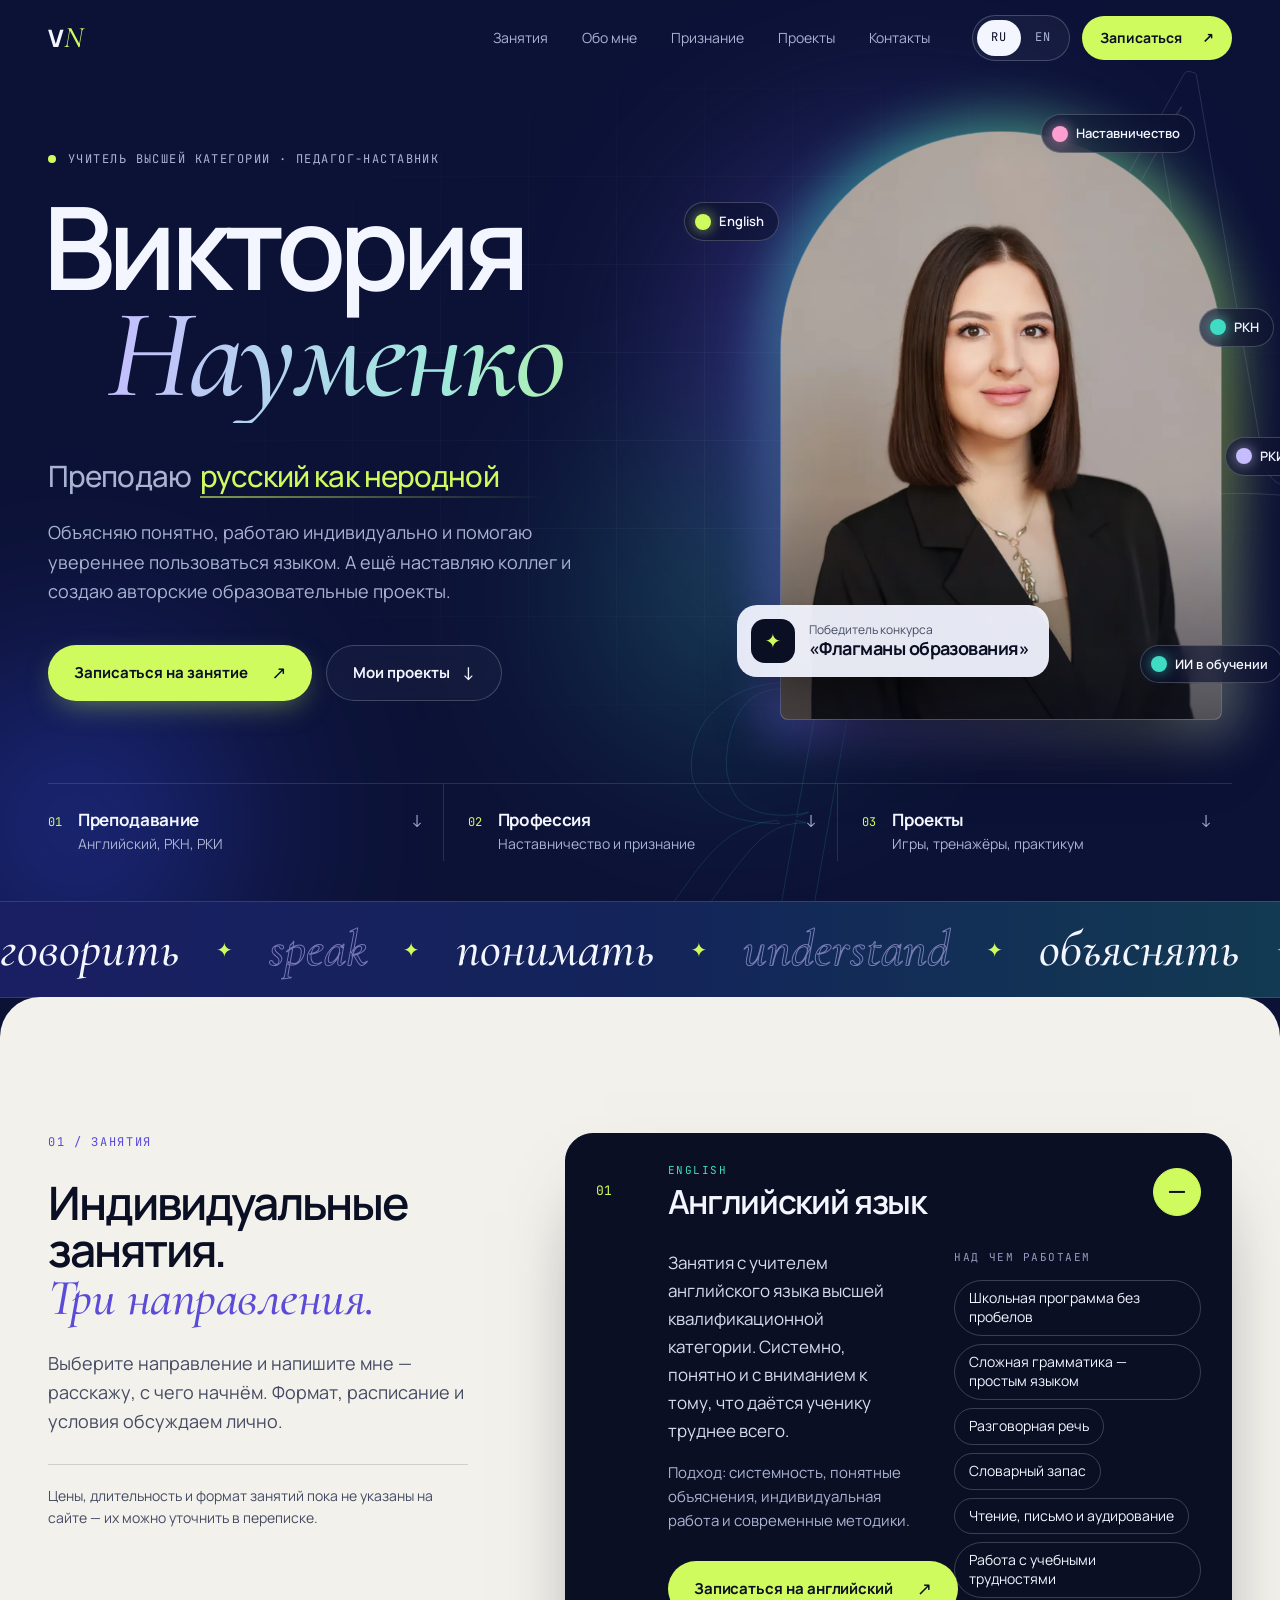
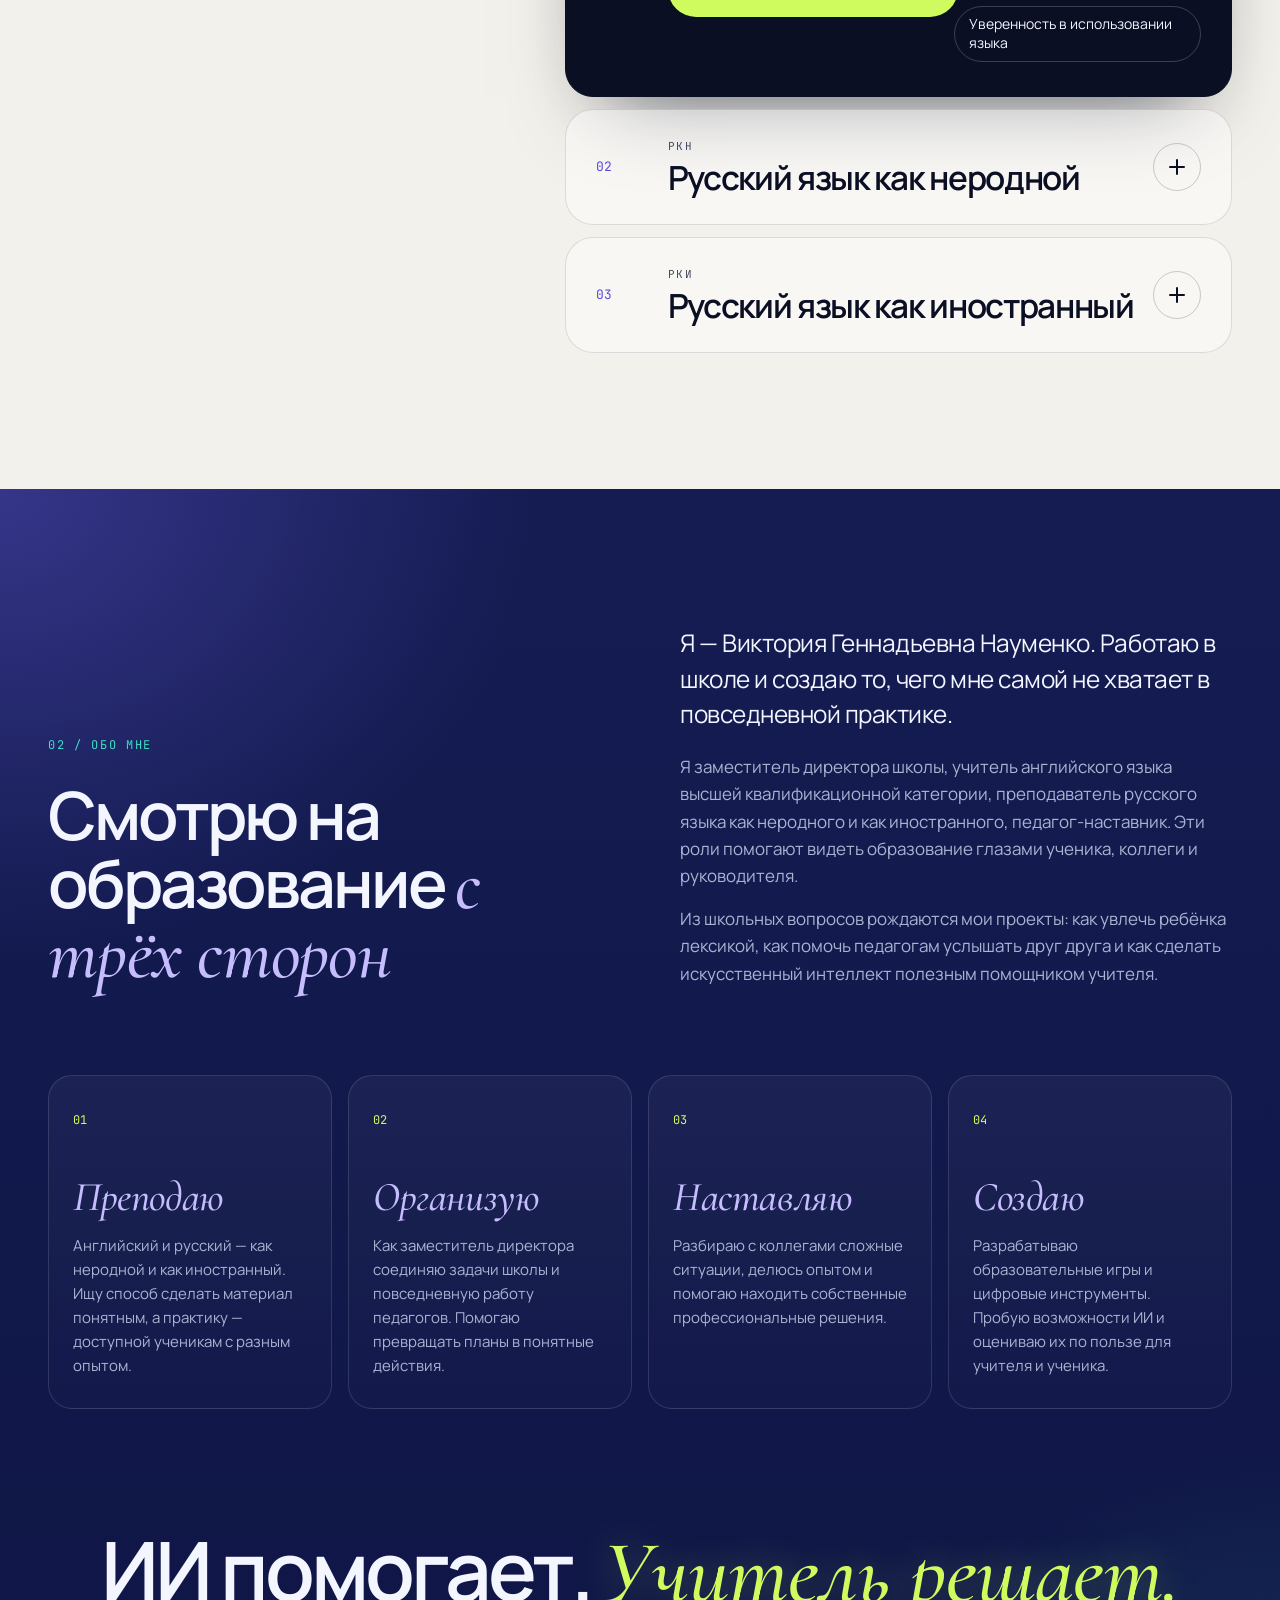
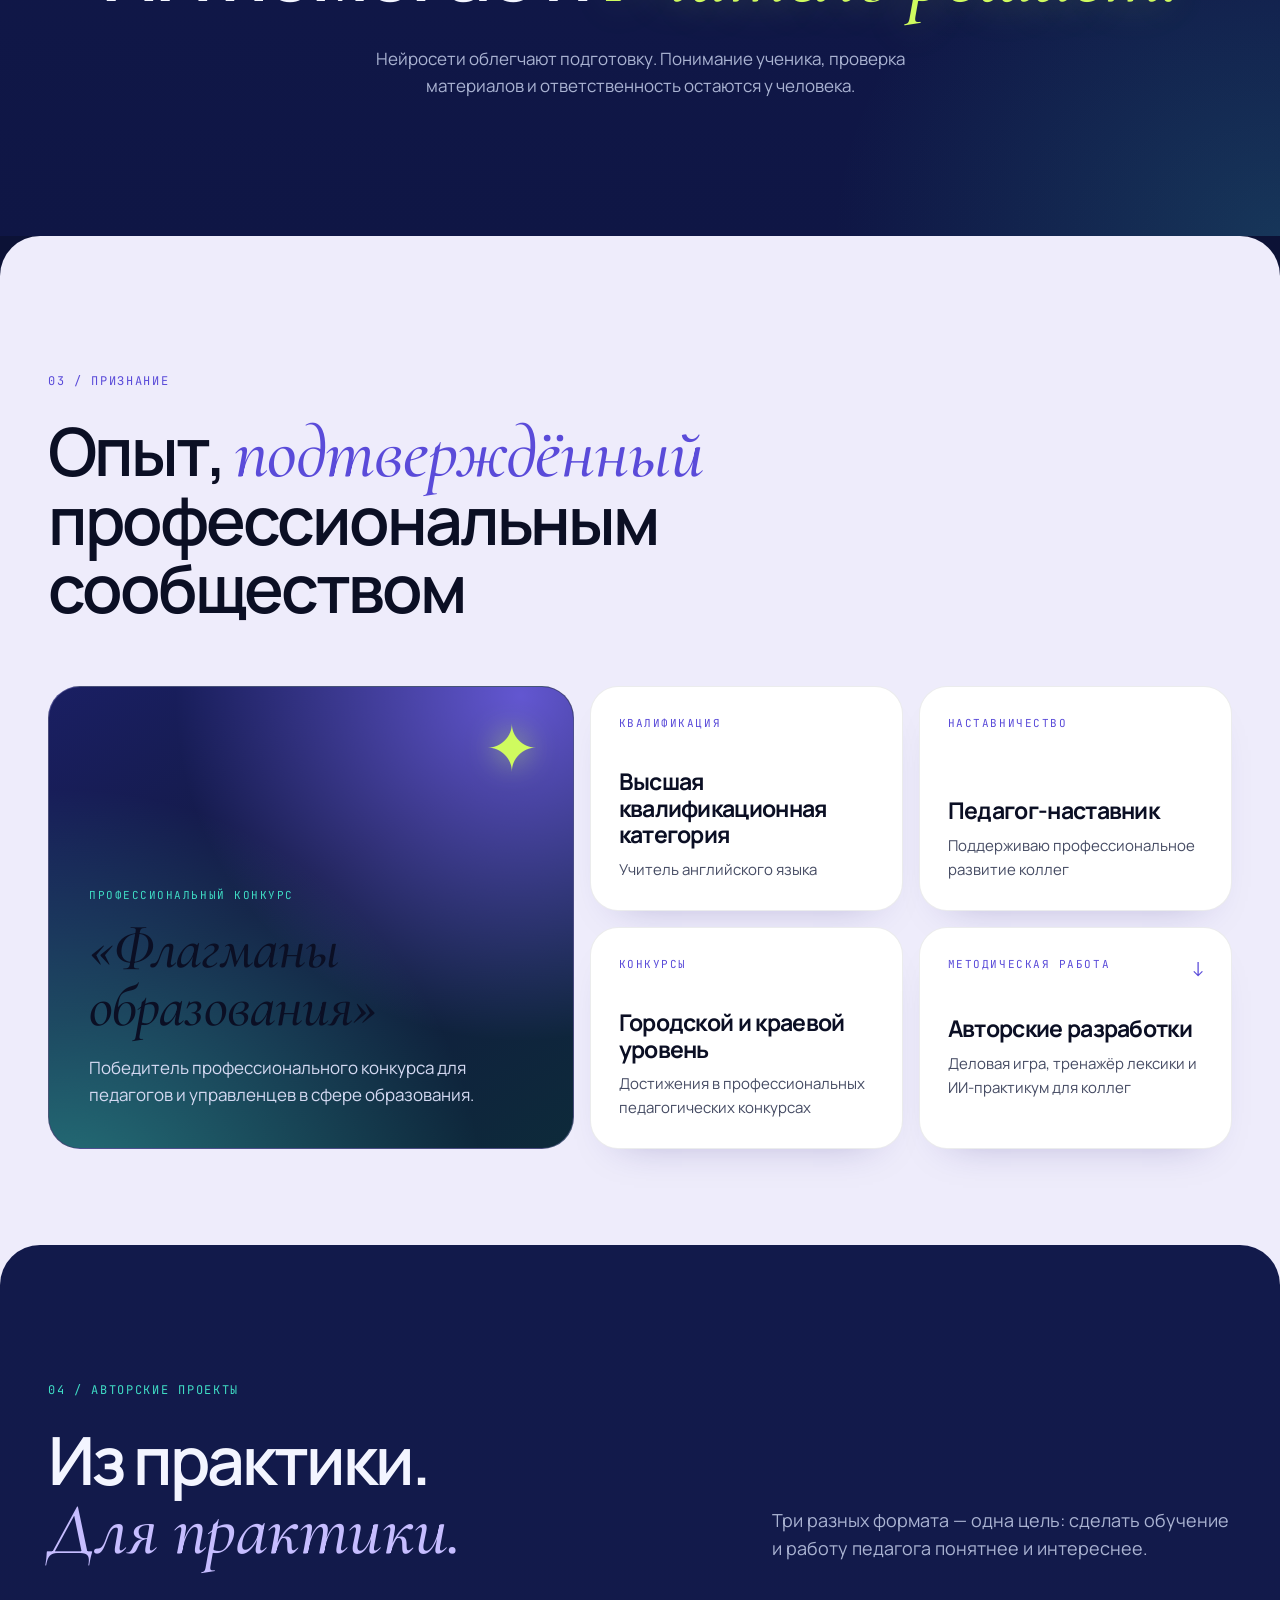
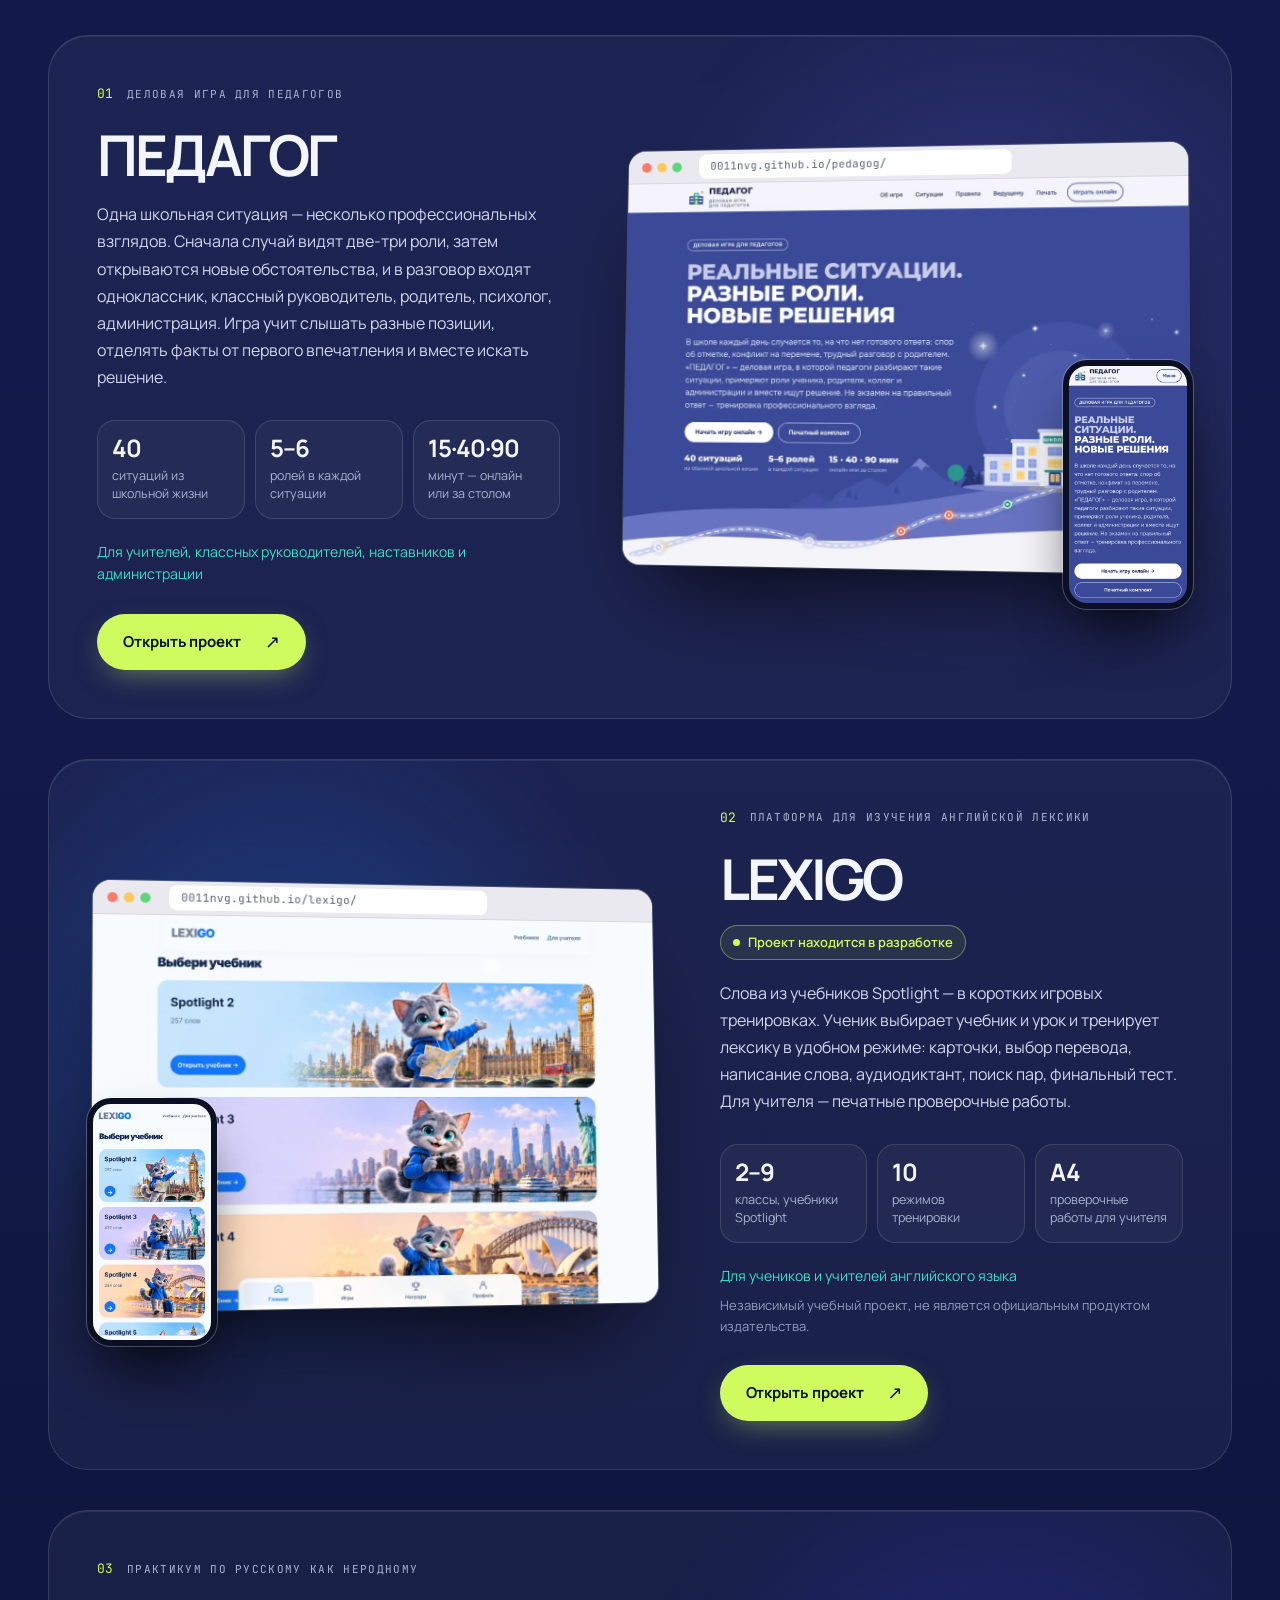
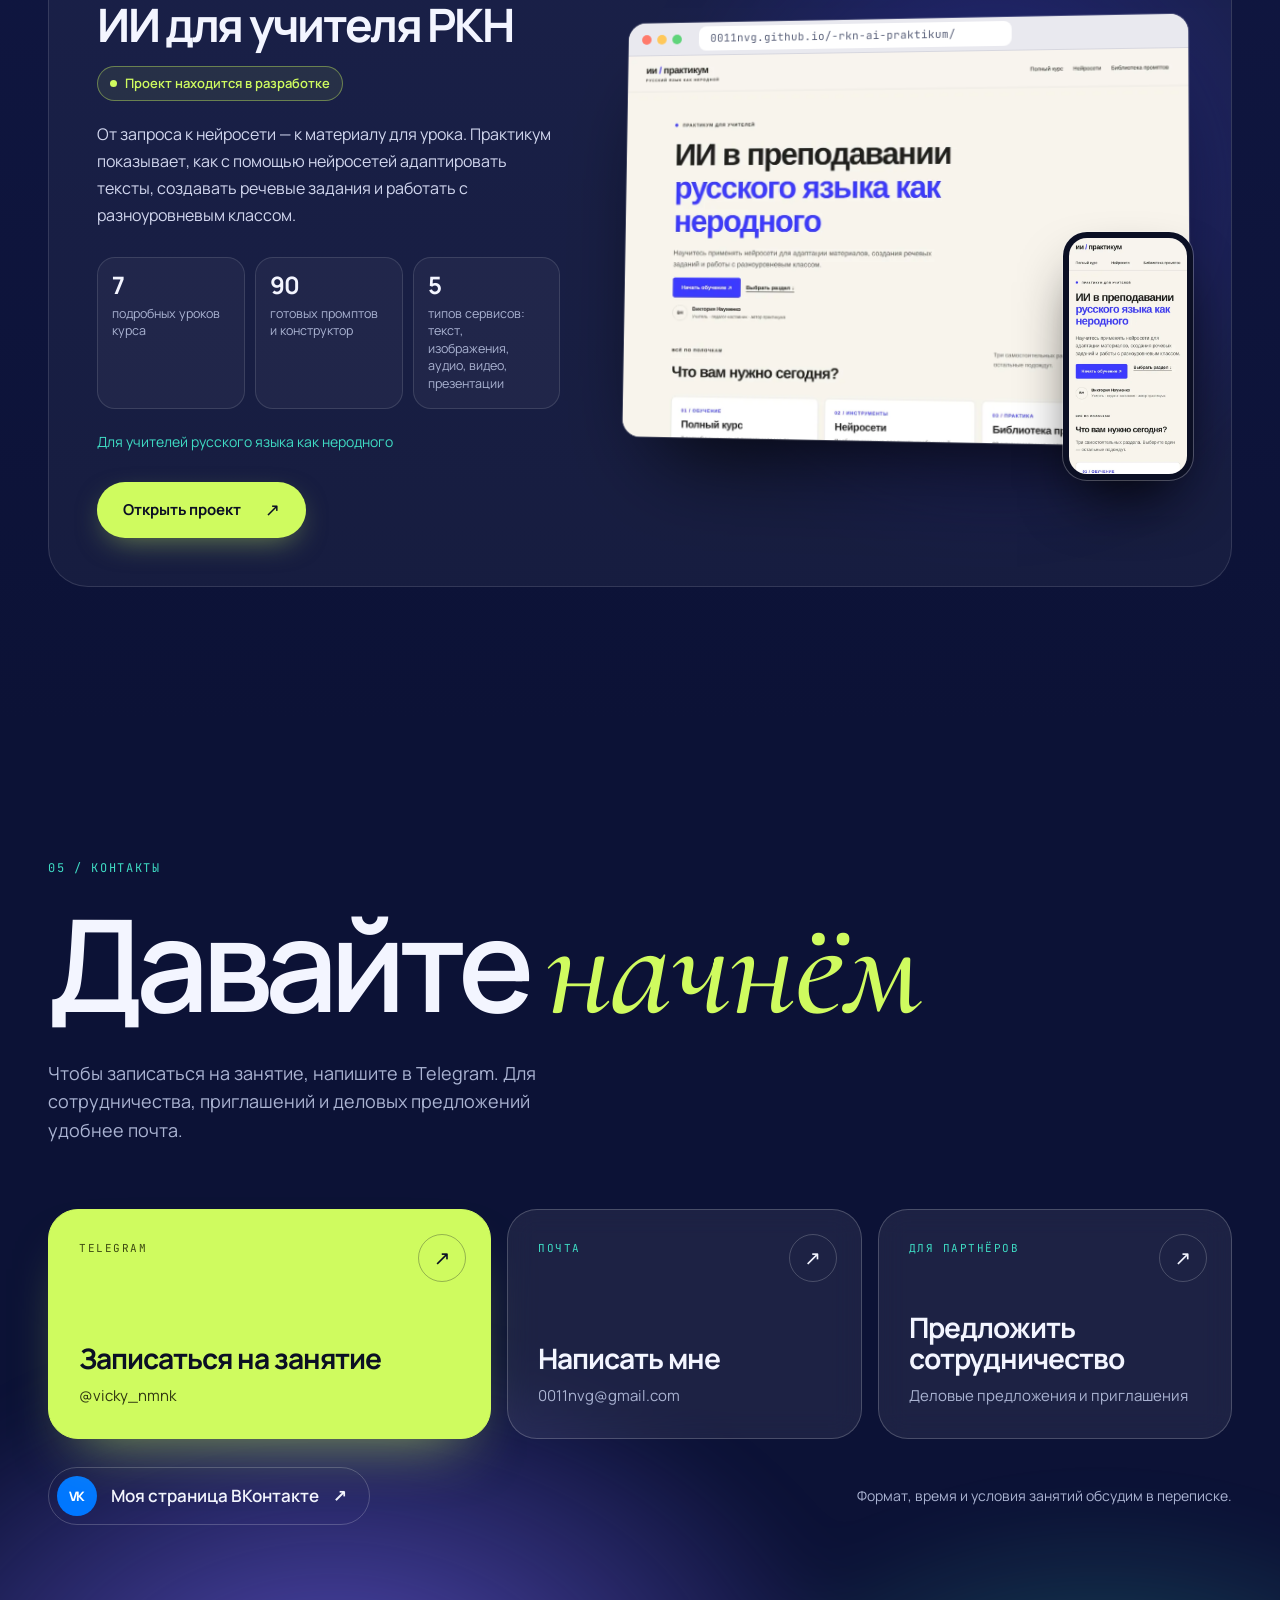
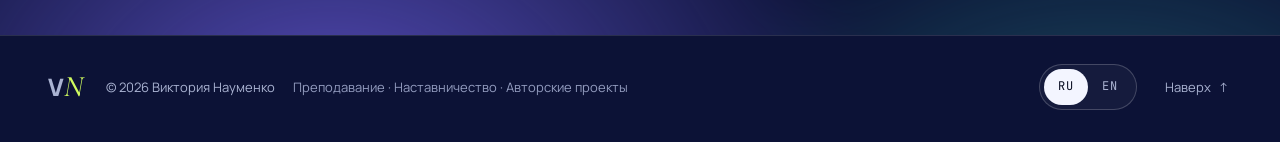
<file: index.html>
<!doctype html>
<html lang="ru">
<head>
  <meta charset="UTF-8">
  <meta name="viewport" content="width=device-width, initial-scale=1, viewport-fit=cover">
  <title>Виктория Науменко — преподаватель языков и автор образовательных проектов</title>
  <meta name="description" content="Индивидуальные занятия по английскому языку, русскому как неродному и как иностранному. Учитель высшей категории, педагог-наставник, автор проектов ПЕДАГОГ, LEXIGO и ИИ-практикума для учителей РКН.">
  <meta name="theme-color" content="#0c1236">
  <meta name="color-scheme" content="dark light">
  <link rel="canonical" href="https://0011nvg.github.io/victoria-naumenko/">
  <link rel="alternate" hreflang="ru" href="https://0011nvg.github.io/victoria-naumenko/">
  <link rel="alternate" hreflang="en" href="https://0011nvg.github.io/victoria-naumenko/en/">
  <link rel="alternate" hreflang="x-default" href="https://0011nvg.github.io/victoria-naumenko/">
  <meta property="og:type" content="profile">
  <meta property="og:locale" content="ru_RU">
  <meta property="og:locale:alternate" content="en_GB">
  <meta property="og:site_name" content="Виктория Науменко">
  <meta property="og:title" content="Виктория Науменко — преподаю языки, наставляю педагогов, создаю проекты">
  <meta property="og:description" content="Английский, русский как неродной и как иностранный. Авторские образовательные проекты и наставничество.">
  <meta property="og:url" content="https://0011nvg.github.io/victoria-naumenko/">
  <meta property="og:image" content="https://0011nvg.github.io/victoria-naumenko/assets/social-ru.jpg">
  <meta property="og:image:width" content="1200">
  <meta property="og:image:height" content="630">
  <meta property="og:image:alt" content="Виктория Науменко — преподаватель языков и автор образовательных проектов">
  <meta name="twitter:card" content="summary_large_image">
  <meta name="twitter:title" content="Виктория Науменко — преподаю языки, наставляю педагогов, создаю проекты">
  <meta name="twitter:description" content="Английский, русский как неродной и как иностранный. Авторские образовательные проекты и наставничество.">
  <meta name="twitter:image" content="https://0011nvg.github.io/victoria-naumenko/assets/social-ru.jpg">
  <link rel="icon" href="favicon.ico" sizes="any">
  <link rel="icon" href="assets/icon.svg" type="image/svg+xml">
  <link rel="apple-touch-icon" href="assets/icon.png">
  <link rel="preload" href="assets/fonts/manrope-cyrillic-wght-normal.woff2" as="font" type="font/woff2" crossorigin>
  <link rel="preload" as="image" href="assets/victoria-1000.webp" imagesrcset="assets/victoria-600.webp 600w, assets/victoria-1000.webp 1000w" imagesizes="(max-width: 860px) 86vw, 34vw">
  <link rel="stylesheet" href="styles.css?v=20261030">
  <script>document.documentElement.classList.add('js')</script>
  <script src="script.js?v=20261030" defer></script>
  <script type="application/ld+json">{"@context": "https://schema.org", "@type": "ProfilePage", "url": "https://0011nvg.github.io/victoria-naumenko/", "inLanguage": "ru", "name": "Виктория Науменко — преподаватель языков и автор образовательных проектов", "mainEntity": {"@type": "Person", "name": "Виктория Науменко", "alternateName": "Victoria Naumenko", "jobTitle": ["Учитель английского языка", "Преподаватель русского языка как неродного и как иностранного", "Педагог-наставник", "Заместитель директора школы"], "image": "https://0011nvg.github.io/victoria-naumenko/assets/victoria-1000.webp", "email": "mailto:0011nvg@gmail.com", "sameAs": ["https://t.me/vicky_nmnk", "https://vk.ru/designingthefuture"], "knowsLanguage": ["ru", "en"], "award": "Победитель профессионального конкурса «Флагманы образования»"}}</script>
</head>
<body>
  <a class="skip-link" href="#main">Перейти к содержанию</a>
  <header class="site-header" data-header>
    <div class="wrap header-inner">
      <a class="logo" href="#top" aria-label="Виктория Науменко — в начало"><span class="logo-mark" aria-hidden="true">V<i>N</i></span></a>
      <nav id="main-nav" class="main-nav" aria-label="Основная навигация"><a href="#services">Занятия</a><a href="#about">Обо мне</a><a href="#achievements">Признание</a><a href="#projects">Проекты</a><a href="#contact">Контакты</a><a class="nav-cta-mobile" href="https://t.me/vicky_nmnk" target="_blank" rel="noopener noreferrer">Записаться ↗<span class="sr-only"> (откроется в новой вкладке)</span></a></nav>
      <div class="header-tools">
        <div class="lang-switch " role="group" aria-label="Язык сайта"><a class="lang-opt is-current" href="./" hreflang="ru" lang="ru" data-lang="ru" aria-current="true"><span class="sr-only">Русский</span><span aria-hidden="true">RU</span></a><a class="lang-opt" href="en/" hreflang="en" lang="en" data-lang="en"><span class="sr-only">English</span><span aria-hidden="true">EN</span></a></div>
        <a class="nav-cta" href="https://t.me/vicky_nmnk" target="_blank" rel="noopener noreferrer">Записаться<span class="sr-only"> (откроется в новой вкладке)</span> <span class="arr" aria-hidden="true">↗</span></a>
        <button class="menu-toggle" type="button" aria-expanded="false" aria-controls="main-nav" data-open="Меню" data-close="Закрыть" hidden><span class="menu-text">Меню</span><span class="burger" aria-hidden="true"><i></i><i></i></span></button>
      </div>
    </div>
  </header>
  <main id="main">
    <section class="hero" id="top" aria-labelledby="hero-title">
      <div class="hero-aura" aria-hidden="true"><span class="aura a1"></span><span class="aura a2"></span><span class="aura a3"></span></div>
      <div class="hero-glyphs" aria-hidden="true"><span class="glyph g-a">A</span><span class="glyph g-ya">Я</span></div>
      <div class="wrap hero-grid">
        <div class="hero-copy">
          <p class="eyebrow"><span class="pulse" aria-hidden="true"></span>Учитель высшей категории · Педагог-наставник</p>
          <h1 id="hero-title" class="hero-name"><span class="line">Виктория</span> <span class="line line-2">Науменко</span></h1>
          <p class="hero-rotator"><span class="sr-only">Преподаю английский язык, русский как неродной и русский как иностранный.</span><span aria-hidden="true" class="rot-wrap"><span class="rot-prefix">Преподаю</span> <span class="rot" data-rotator><span class="rot-item is-active">английский язык</span><span class="rot-item">русский как неродной</span><span class="rot-item">русский как иностранный</span></span></span></p>
          <p class="hero-lead">Объясняю понятно, работаю индивидуально и помогаю увереннее пользоваться языком. А ещё наставляю коллег и создаю авторские образовательные проекты.</p>
          <div class="hero-actions">
            <a class="btn btn-signal" href="https://t.me/vicky_nmnk" target="_blank" rel="noopener noreferrer">Записаться на занятие<span class="sr-only"> (откроется в новой вкладке)</span> <span class="arr" aria-hidden="true">↗</span></a>
            <a class="btn btn-ghost" href="#projects">Мои проекты <span class="arr" aria-hidden="true">↓</span></a>
          </div>
        </div>
        <div class="hero-visual">
          <div class="portrait" data-tilt>
            <div class="portrait-ring" aria-hidden="true"></div>
            <div class="portrait-frame">
              <img src="assets/victoria-1000.webp" srcset="assets/victoria-600.webp 600w, assets/victoria-1000.webp 1000w" sizes="(max-width: 860px) 86vw, 34vw" width="1000" height="1334" alt="Виктория Науменко, портрет" fetchpriority="high">
            </div>
            <a class="badge" href="#achievements"><span class="badge-star" aria-hidden="true">✦</span><span class="badge-copy"><span class="badge-label">Победитель конкурса</span><strong>«Флагманы образования»</strong></span></a>
            <ul class="chips" aria-hidden="true"><li class="chip chip-1"><span class="chip-dot" aria-hidden="true"></span>English</li><li class="chip chip-2"><span class="chip-dot" aria-hidden="true"></span>РКН</li><li class="chip chip-3"><span class="chip-dot" aria-hidden="true"></span>РКИ</li><li class="chip chip-4"><span class="chip-dot" aria-hidden="true"></span>Наставничество</li><li class="chip chip-5"><span class="chip-dot" aria-hidden="true"></span>ИИ в обучении</li></ul>
          </div>
        </div>
      </div>
      <div class="wrap"><ul class="pillars" aria-label="Три направления моей работы"><li><a class="pillar" href="#services"><span class="pillar-n">01</span><span class="pillar-t">Преподавание</span><span class="pillar-s">Английский, РКН, РКИ</span><span class="pillar-arr" aria-hidden="true">↓</span></a></li><li><a class="pillar" href="#achievements"><span class="pillar-n">02</span><span class="pillar-t">Профессия</span><span class="pillar-s">Наставничество и признание</span><span class="pillar-arr" aria-hidden="true">↓</span></a></li><li><a class="pillar" href="#projects"><span class="pillar-n">03</span><span class="pillar-t">Проекты</span><span class="pillar-s">Игры, тренажёры, практикум</span><span class="pillar-arr" aria-hidden="true">↓</span></a></li></ul></div>
    </section>

    <div class="ticker" aria-hidden="true"><div class="ticker-track"><span>говорить</span><i aria-hidden="true">✦</i><span>speak</span><i aria-hidden="true">✦</i><span>понимать</span><i aria-hidden="true">✦</i><span>understand</span><i aria-hidden="true">✦</i><span>объяснять</span><i aria-hidden="true">✦</i><span>explain</span><i aria-hidden="true">✦</i><span>создавать</span><i aria-hidden="true">✦</i><span>create</span><i aria-hidden="true">✦</i><span>говорить</span><i aria-hidden="true">✦</i><span>speak</span><i aria-hidden="true">✦</i><span>понимать</span><i aria-hidden="true">✦</i><span>understand</span><i aria-hidden="true">✦</i><span>объяснять</span><i aria-hidden="true">✦</i><span>explain</span><i aria-hidden="true">✦</i><span>создавать</span><i aria-hidden="true">✦</i><span>create</span><i aria-hidden="true">✦</i></div></div>

    <section class="section services" id="services" aria-labelledby="services-title">
      <div class="wrap services-grid">
        <div class="section-intro">
          <p class="eyebrow">01 / Занятия</p>
          <h2 id="services-title">Индивидуальные занятия.<br><em>Три направления.</em></h2>
          <p class="intro">Выберите направление и напишите мне — расскажу, с чего начнём. Формат, расписание и условия обсуждаем лично.</p>
          <p class="services-note">Цены, длительность и формат занятий пока не указаны на сайте — их можно уточнить в переписке.</p>
        </div>
        <div class="svc-list">
          <details class="svc" name="services" id="svc-english" open>
            <summary>
              <span class="svc-n">01</span>
              <span class="svc-head"><span class="svc-kicker">English</span><span class="svc-title">Английский язык</span></span>
              <span class="svc-toggle" aria-hidden="true"></span>
            </summary>
            <div class="svc-body">
              <div class="svc-main">
                <p class="svc-lead">Занятия с учителем английского языка высшей квалификационной категории. Системно, понятно и с вниманием к тому, что даётся ученику труднее всего.</p>
                <p class="svc-approach">Подход: системность, понятные объяснения, индивидуальная работа и современные методики.</p>
                <a class="btn btn-ink" href="https://t.me/vicky_nmnk" target="_blank" rel="noopener noreferrer">Записаться на английский<span class="sr-only"> (откроется в новой вкладке)</span> <span class="arr" aria-hidden="true">↗</span></a>
              </div>
              <div class="svc-focus">
                <p class="mini-label">Над чем работаем</p>
                <ul class="focus-list"><li>Школьная программа без пробелов</li><li>Сложная грамматика — простым языком</li><li>Разговорная речь</li><li>Словарный запас</li><li>Чтение, письмо и аудирование</li><li>Работа с учебными трудностями</li><li>Уверенность в использовании языка</li></ul>
              </div>
            </div>
          </details>
          <details class="svc" name="services" id="svc-rkn">
            <summary>
              <span class="svc-n">02</span>
              <span class="svc-head"><span class="svc-kicker">РКН</span><span class="svc-title">Русский язык как неродной</span></span>
              <span class="svc-toggle" aria-hidden="true"></span>
            </summary>
            <div class="svc-body">
              <div class="svc-main">
                <p class="svc-lead">Для детей и подростков, для которых русский язык не родной. Помогаю освоиться в языке, понимать учебные материалы и свободнее общаться.</p>
                
                <a class="btn btn-ink" href="https://t.me/vicky_nmnk" target="_blank" rel="noopener noreferrer">Записаться на РКН<span class="sr-only"> (откроется в новой вкладке)</span> <span class="arr" aria-hidden="true">↗</span></a>
              </div>
              <div class="svc-focus">
                <p class="mini-label">Над чем работаем</p>
                <ul class="focus-list"><li>Развитие русской речи</li><li>Школьная лексика</li><li>Понимание учебных материалов</li><li>Словарный запас</li><li>Коммуникативные навыки</li><li>Языковая адаптация</li><li>Уверенность в общении</li></ul>
              </div>
            </div>
          </details>
          <details class="svc" name="services" id="svc-rki">
            <summary>
              <span class="svc-n">03</span>
              <span class="svc-head"><span class="svc-kicker">РКИ</span><span class="svc-title">Русский язык как иностранный</span></span>
              <span class="svc-toggle" aria-hidden="true"></span>
            </summary>
            <div class="svc-body">
              <div class="svc-main">
                <p class="svc-lead">Для иностранных учащихся, которые хотят понимать русскую речь и общаться на русском в повседневной жизни.</p>
                
                <a class="btn btn-ink" href="https://t.me/vicky_nmnk" target="_blank" rel="noopener noreferrer">Записаться на РКИ<span class="sr-only"> (откроется в новой вкладке)</span> <span class="arr" aria-hidden="true">↗</span></a>
              </div>
              <div class="svc-focus">
                <p class="mini-label">Над чем работаем</p>
                <ul class="focus-list"><li>Русский для повседневного общения</li><li>Разговорная практика</li><li>Грамматика</li><li>Чтение и письмо</li><li>Понимание русской речи</li><li>Словарный запас</li><li>Коммуникативные навыки</li></ul>
              </div>
            </div>
          </details>
        </div>
      </div>
    </section>

    <section class="section about" id="about" aria-labelledby="about-title">
      <div class="wrap">
        <div class="about-top">
          <div>
            <p class="eyebrow">02 / Обо мне</p>
            <h2 id="about-title">Смотрю на образование <em>с трёх сторон</em></h2>
          </div>
          <div class="about-copy reveal">
            <p class="lead">Я — Виктория Геннадьевна Науменко. Работаю в школе и создаю то, чего мне самой не хватает в повседневной практике.</p>
            <p>Я заместитель директора школы, учитель английского языка высшей квалификационной категории, преподаватель русского языка как неродного и как иностранного, педагог-наставник. Эти роли помогают видеть образование глазами ученика, коллеги и руководителя.</p><p>Из школьных вопросов рождаются мои проекты: как увлечь ребёнка лексикой, как помочь педагогам услышать друг друга и как сделать искусственный интеллект полезным помощником учителя.</p>
          </div>
        </div>
        <h3 class="sr-only">Чем я занимаюсь</h3>
        <ul class="roles"><li class="role reveal"><span class="role-n">01</span><h3 class="role-verb">Преподаю</h3><p>Английский и русский — как неродной и как иностранный. Ищу способ сделать материал понятным, а практику — доступной ученикам с разным опытом.</p></li><li class="role reveal"><span class="role-n">02</span><h3 class="role-verb">Организую</h3><p>Как заместитель директора соединяю задачи школы и повседневную работу педагогов. Помогаю превращать планы в понятные действия.</p></li><li class="role reveal"><span class="role-n">03</span><h3 class="role-verb">Наставляю</h3><p>Разбираю с коллегами сложные ситуации, делюсь опытом и помогаю находить собственные профессиональные решения.</p></li><li class="role reveal"><span class="role-n">04</span><h3 class="role-verb">Создаю</h3><p>Разрабатываю образовательные игры и цифровые инструменты. Пробую возможности ИИ и оцениваю их по пользе для учителя и ученика.</p></li></ul>
        <figure class="quote reveal">
          <blockquote><p>ИИ помогает. <em>Учитель решает.</em></p></blockquote>
          <figcaption>Нейросети облегчают подготовку. Понимание ученика, проверка материалов и ответственность остаются у человека.</figcaption>
        </figure>
      </div>
    </section>

    <section class="section achievements" id="achievements" aria-labelledby="ach-title">
      <div class="wrap">
        <p class="eyebrow">03 / Признание</p>
        <h2 id="ach-title" class="ach-title">Опыт, <em>подтверждённый</em> профессиональным сообществом</h2>
        <div class="ach-grid">
          <div class="ach-feature reveal">
            <span class="feature-star" aria-hidden="true">✦</span>
            <p class="ach-label">Профессиональный конкурс</p>
            <h3>«Флагманы образования»</h3>
            <p class="ach-text">Победитель профессионального конкурса для педагогов и управленцев в сфере образования.</p>
          </div>
          <ul class="ach-list"><li class="ach reveal"><p class="ach-label">Квалификация</p><h3>Высшая квалификационная категория</h3><p class="ach-text">Учитель английского языка</p></li><li class="ach reveal"><p class="ach-label">Наставничество</p><h3>Педагог-наставник</h3><p class="ach-text">Поддерживаю профессиональное развитие коллег</p></li><li class="ach reveal"><p class="ach-label">Конкурсы</p><h3>Городской и краевой уровень</h3><p class="ach-text">Достижения в профессиональных педагогических конкурсах</p></li><li class="ach reveal"><a class="ach-link" href="#projects"><p class="ach-label">Методическая работа</p><h3>Авторские разработки</h3><p class="ach-text">Деловая игра, тренажёр лексики и ИИ-практикум для коллег</p><span class="arr" aria-hidden="true">↓</span></a></li></ul>
        </div>
      </div>
    </section>

    <section class="section projects" id="projects" aria-labelledby="projects-title">
      <div class="wrap">
        <div class="section-head">
          <div><p class="eyebrow">04 / Авторские проекты</p><h2 id="projects-title">Из практики.<br><em>Для практики.</em></h2></div>
          <p class="intro">Три разных формата — одна цель: сделать обучение и работу педагога понятнее и интереснее.</p>
        </div>
        <div class="proj-list">
        <article class="proj proj--pedagog reveal" aria-labelledby="proj-pedagog">
          <div class="proj-copy">
            <div class="proj-meta"><span class="proj-n">01</span><span class="proj-kicker">Деловая игра для педагогов</span></div>
            <h3 id="proj-pedagog" class="proj-title">ПЕДАГОГ</h3>
            
            <p class="proj-desc">Одна школьная ситуация — несколько профессиональных взглядов. Сначала случай видят две-три роли, затем открываются новые обстоятельства, и в разговор входят одноклассник, классный руководитель, родитель, психолог, администрация. Игра учит слышать разные позиции, отделять факты от первого впечатления и вместе искать решение.</p>
            <ul class="facts"><li><strong>40</strong><span>ситуаций из школьной жизни</span></li><li><strong>5–6</strong><span>ролей в каждой ситуации</span></li><li><strong>15·40·90</strong><span>минут — онлайн или за столом</span></li></ul>
            <p class="proj-aud">Для учителей, классных руководителей, наставников и администрации</p>
            
            <a class="btn btn-signal proj-btn" href="https://0011nvg.github.io/pedagog/" target="_blank" rel="noopener noreferrer">Открыть проект<span class="sr-only"> «ПЕДАГОГ» (откроется в новой вкладке)</span> <span class="arr" aria-hidden="true">↗</span></a>
          </div>
          <a class="proj-visual" href="https://0011nvg.github.io/pedagog/" target="_blank" rel="noopener noreferrer" tabindex="-1" aria-hidden="true">
            <span class="browser"><span class="browser-bar"><i></i><i></i><i></i><span class="browser-url">0011nvg.github.io/pedagog/</span></span>
              <img src="assets/projects/pedagog.webp" width="1200" height="825" loading="lazy" decoding="async" alt="">
            </span>
            <span class="phone"><img src="assets/projects/pedagog-m.webp" width="390" height="780" loading="lazy" decoding="async" alt=""></span>
          </a>
          <p class="sr-only">Главная страница деловой игры ПЕДАГОГ: «Реальные ситуации. Разные роли. Новые решения»</p>
        </article>
        <article class="proj proj--lexigo reveal" aria-labelledby="proj-lexigo">
          <div class="proj-copy">
            <div class="proj-meta"><span class="proj-n">02</span><span class="proj-kicker">Платформа для изучения английской лексики</span></div>
            <h3 id="proj-lexigo" class="proj-title">LEXIGO</h3>
            <span class="status"><span class="status-dot" aria-hidden="true"></span>Проект находится в разработке</span>
            <p class="proj-desc">Слова из учебников Spotlight — в коротких игровых тренировках. Ученик выбирает учебник и урок и тренирует лексику в удобном режиме: карточки, выбор перевода, написание слова, аудиодиктант, поиск пар, финальный тест. Для учителя — печатные проверочные работы.</p>
            <ul class="facts"><li><strong>2–9</strong><span>классы, учебники Spotlight</span></li><li><strong>10</strong><span>режимов тренировки</span></li><li><strong>A4</strong><span>проверочные работы для учителя</span></li></ul>
            <p class="proj-aud">Для учеников и учителей английского языка</p>
            <p class="proj-note">Независимый учебный проект, не является официальным продуктом издательства.</p>
            <a class="btn btn-signal proj-btn" href="https://0011nvg.github.io/lexigo/" target="_blank" rel="noopener noreferrer">Открыть проект<span class="sr-only"> «LEXIGO» (откроется в новой вкладке)</span> <span class="arr" aria-hidden="true">↗</span></a>
          </div>
          <a class="proj-visual" href="https://0011nvg.github.io/lexigo/" target="_blank" rel="noopener noreferrer" tabindex="-1" aria-hidden="true">
            <span class="browser"><span class="browser-bar"><i></i><i></i><i></i><span class="browser-url">0011nvg.github.io/lexigo/</span></span>
              <img src="assets/projects/lexigo.webp" width="1200" height="825" loading="lazy" decoding="async" alt="">
            </span>
            <span class="phone"><img src="assets/projects/lexigo-m.webp" width="390" height="780" loading="lazy" decoding="async" alt=""></span>
          </a>
          <p class="sr-only">Экран LEXIGO: выбор учебника Spotlight</p>
        </article>
        <article class="proj proj--rkn reveal" aria-labelledby="proj-rkn">
          <div class="proj-copy">
            <div class="proj-meta"><span class="proj-n">03</span><span class="proj-kicker">Практикум по русскому как неродному</span></div>
            <h3 id="proj-rkn" class="proj-title">ИИ для учителя РКН</h3>
            <span class="status"><span class="status-dot" aria-hidden="true"></span>Проект находится в разработке</span>
            <p class="proj-desc">От запроса к нейросети — к материалу для урока. Практикум показывает, как с помощью нейросетей адаптировать тексты, создавать речевые задания и работать с разноуровневым классом.</p>
            <ul class="facts"><li><strong>7</strong><span>подробных уроков курса</span></li><li><strong>90</strong><span>готовых промптов и конструктор</span></li><li><strong>5</strong><span>типов сервисов: текст, изображения, аудио, видео, презентации</span></li></ul>
            <p class="proj-aud">Для учителей русского языка как неродного</p>
            
            <a class="btn btn-signal proj-btn" href="https://0011nvg.github.io/-rkn-ai-praktikum/" target="_blank" rel="noopener noreferrer">Открыть проект<span class="sr-only"> «ИИ для учителя РКН» (откроется в новой вкладке)</span> <span class="arr" aria-hidden="true">↗</span></a>
          </div>
          <a class="proj-visual" href="https://0011nvg.github.io/-rkn-ai-praktikum/" target="_blank" rel="noopener noreferrer" tabindex="-1" aria-hidden="true">
            <span class="browser"><span class="browser-bar"><i></i><i></i><i></i><span class="browser-url">0011nvg.github.io/-rkn-ai-praktikum/</span></span>
              <img src="assets/projects/rkn.webp" width="1200" height="825" loading="lazy" decoding="async" alt="">
            </span>
            <span class="phone"><img src="assets/projects/rkn-m.webp" width="390" height="780" loading="lazy" decoding="async" alt=""></span>
          </a>
          <p class="sr-only">Главная страница практикума «ИИ в преподавании русского языка как неродного»</p>
        </article>
        </div>
      </div>
    </section>

    <section class="section contact" id="contact" aria-labelledby="contact-title">
      <div class="contact-aura" aria-hidden="true"></div>
      <div class="wrap">
        <p class="eyebrow">05 / Контакты</p>
        <h2 id="contact-title" class="contact-title">Давайте <em>начнём</em></h2>
        <p class="intro contact-intro">Чтобы записаться на занятие, напишите в Telegram. Для сотрудничества, приглашений и деловых предложений удобнее почта.</p>
        <div class="actions">
            <a class="action action--primary" href="https://t.me/vicky_nmnk" target="_blank" rel="noopener noreferrer">
              <span class="action-label">Telegram</span>
              <span class="action-title">Записаться на занятие</span>
              <span class="action-detail">@vicky_nmnk</span><span class="sr-only"> (откроется в новой вкладке)</span>
              <span class="action-arr" aria-hidden="true">↗</span>
            </a>
            <a class="action action--mail" href="mailto:0011nvg@gmail.com">
              <span class="action-label">Почта</span>
              <span class="action-title">Написать мне</span>
              <span class="action-detail">0011nvg@gmail.com</span>
              <span class="action-arr" aria-hidden="true">↗</span>
            </a>
            <a class="action action--mail" href="mailto:0011nvg@gmail.com?subject=%D0%A1%D0%BE%D1%82%D1%80%D1%83%D0%B4%D0%BD%D0%B8%D1%87%D0%B5%D1%81%D1%82%D0%B2%D0%BE">
              <span class="action-label">Для партнёров</span>
              <span class="action-title">Предложить сотрудничество</span>
              <span class="action-detail">Деловые предложения и приглашения</span>
              <span class="action-arr" aria-hidden="true">↗</span>
            </a>
        </div>
        <div class="contact-foot">
          <a class="vk" href="https://vk.ru/designingthefuture" target="_blank" rel="noopener noreferrer"><span class="vk-mark" aria-hidden="true">VK</span><span>Моя страница ВКонтакте</span><span class="sr-only"> (откроется в новой вкладке)</span> <span class="arr" aria-hidden="true">↗</span></a>
          <p class="contact-note">Формат, время и условия занятий обсудим в переписке.</p>
        </div>
      </div>
    </section>
  </main>

  <footer class="footer">
    <div class="wrap footer-inner">
      <a class="logo" href="#top" aria-label="Виктория Науменко — в начало"><span class="logo-mark" aria-hidden="true">V<i>N</i></span></a>
      <p>© 2026 Виктория Науменко<span class="footer-note">Преподавание · Наставничество · Авторские проекты</span></p>
      <div class="lang-switch lang-switch--footer" role="group" aria-label="Язык сайта"><a class="lang-opt is-current" href="./" hreflang="ru" lang="ru" data-lang="ru" aria-current="true"><span class="sr-only">Русский</span><span aria-hidden="true">RU</span></a><a class="lang-opt" href="en/" hreflang="en" lang="en" data-lang="en"><span class="sr-only">English</span><span aria-hidden="true">EN</span></a></div>
      <a class="back-top" href="#top">Наверх <span aria-hidden="true">↑</span></a>
    </div>
  </footer>
  <a class="sticky-cta" href="https://t.me/vicky_nmnk" target="_blank" rel="noopener noreferrer" data-sticky-cta>Записаться на занятие<span class="sr-only"> (откроется в новой вкладке)</span> <span class="arr" aria-hidden="true">↗</span></a>
</body>
</html>
</file>
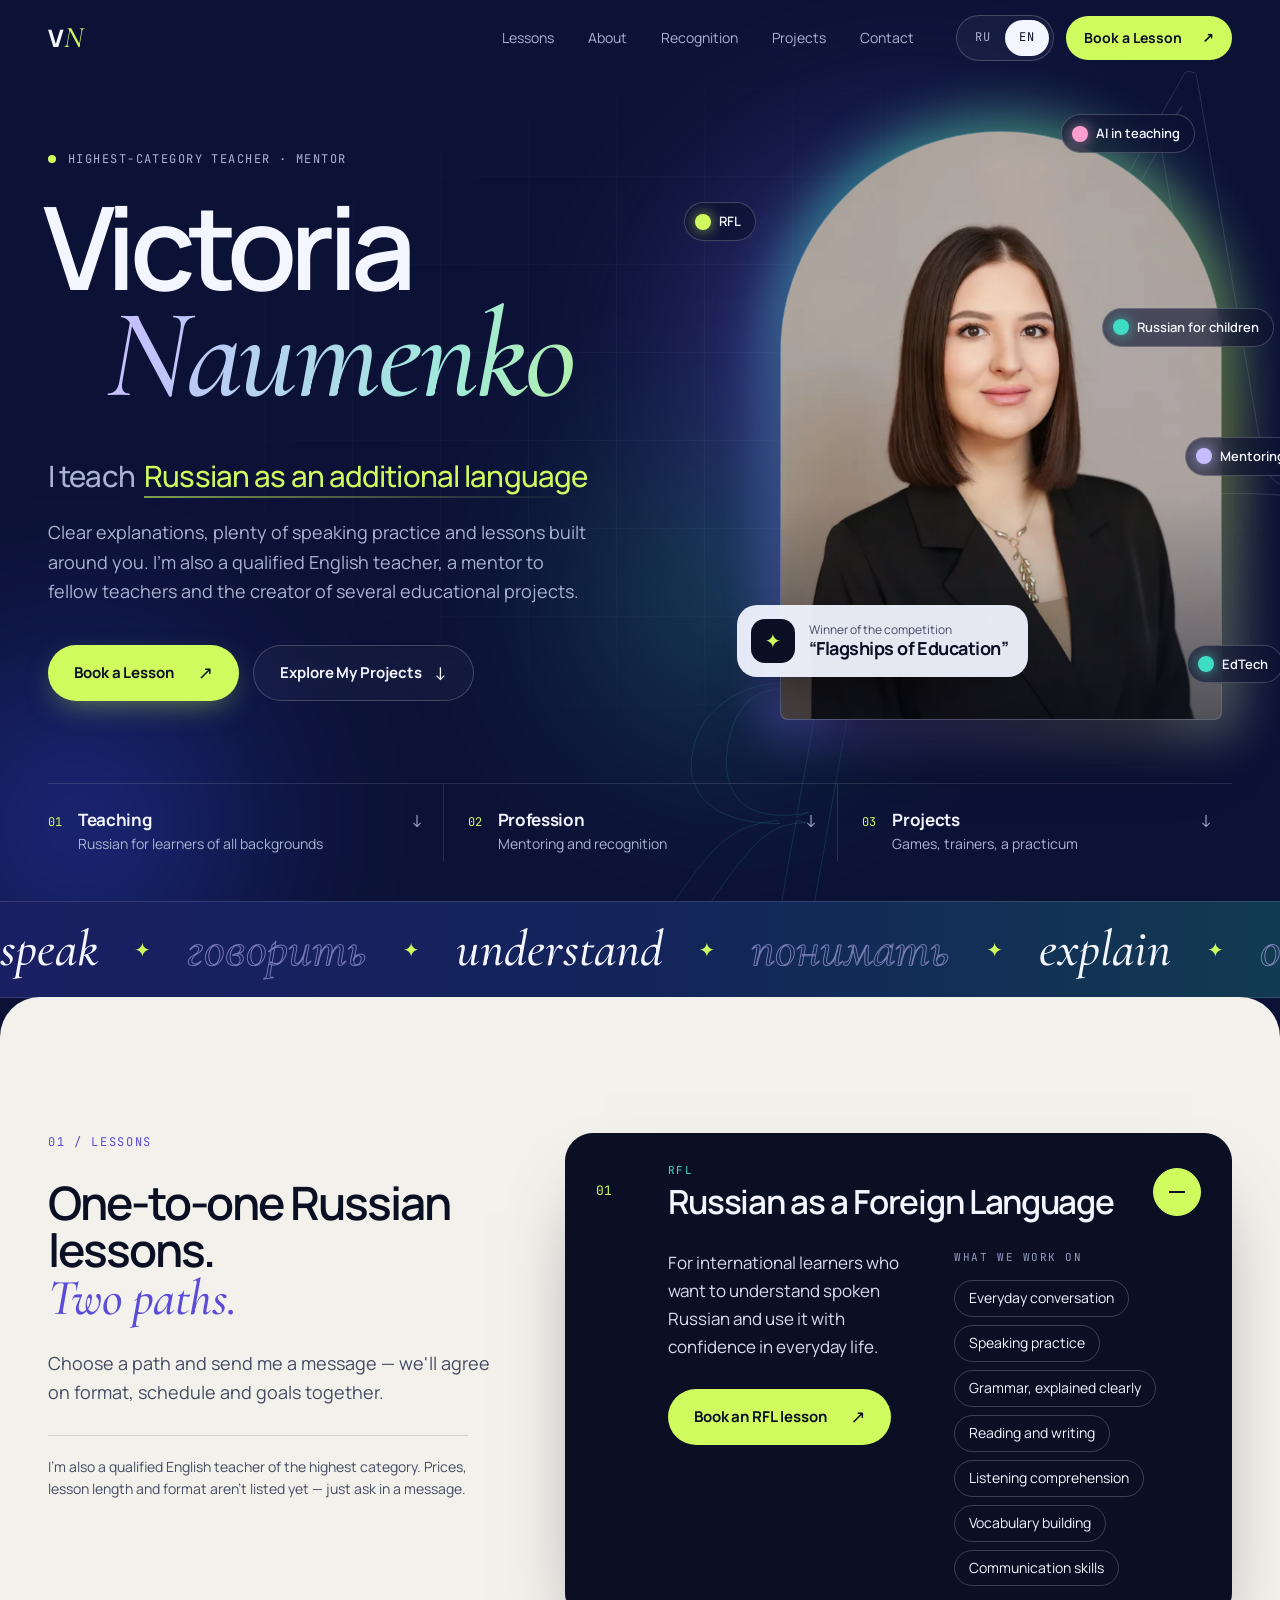
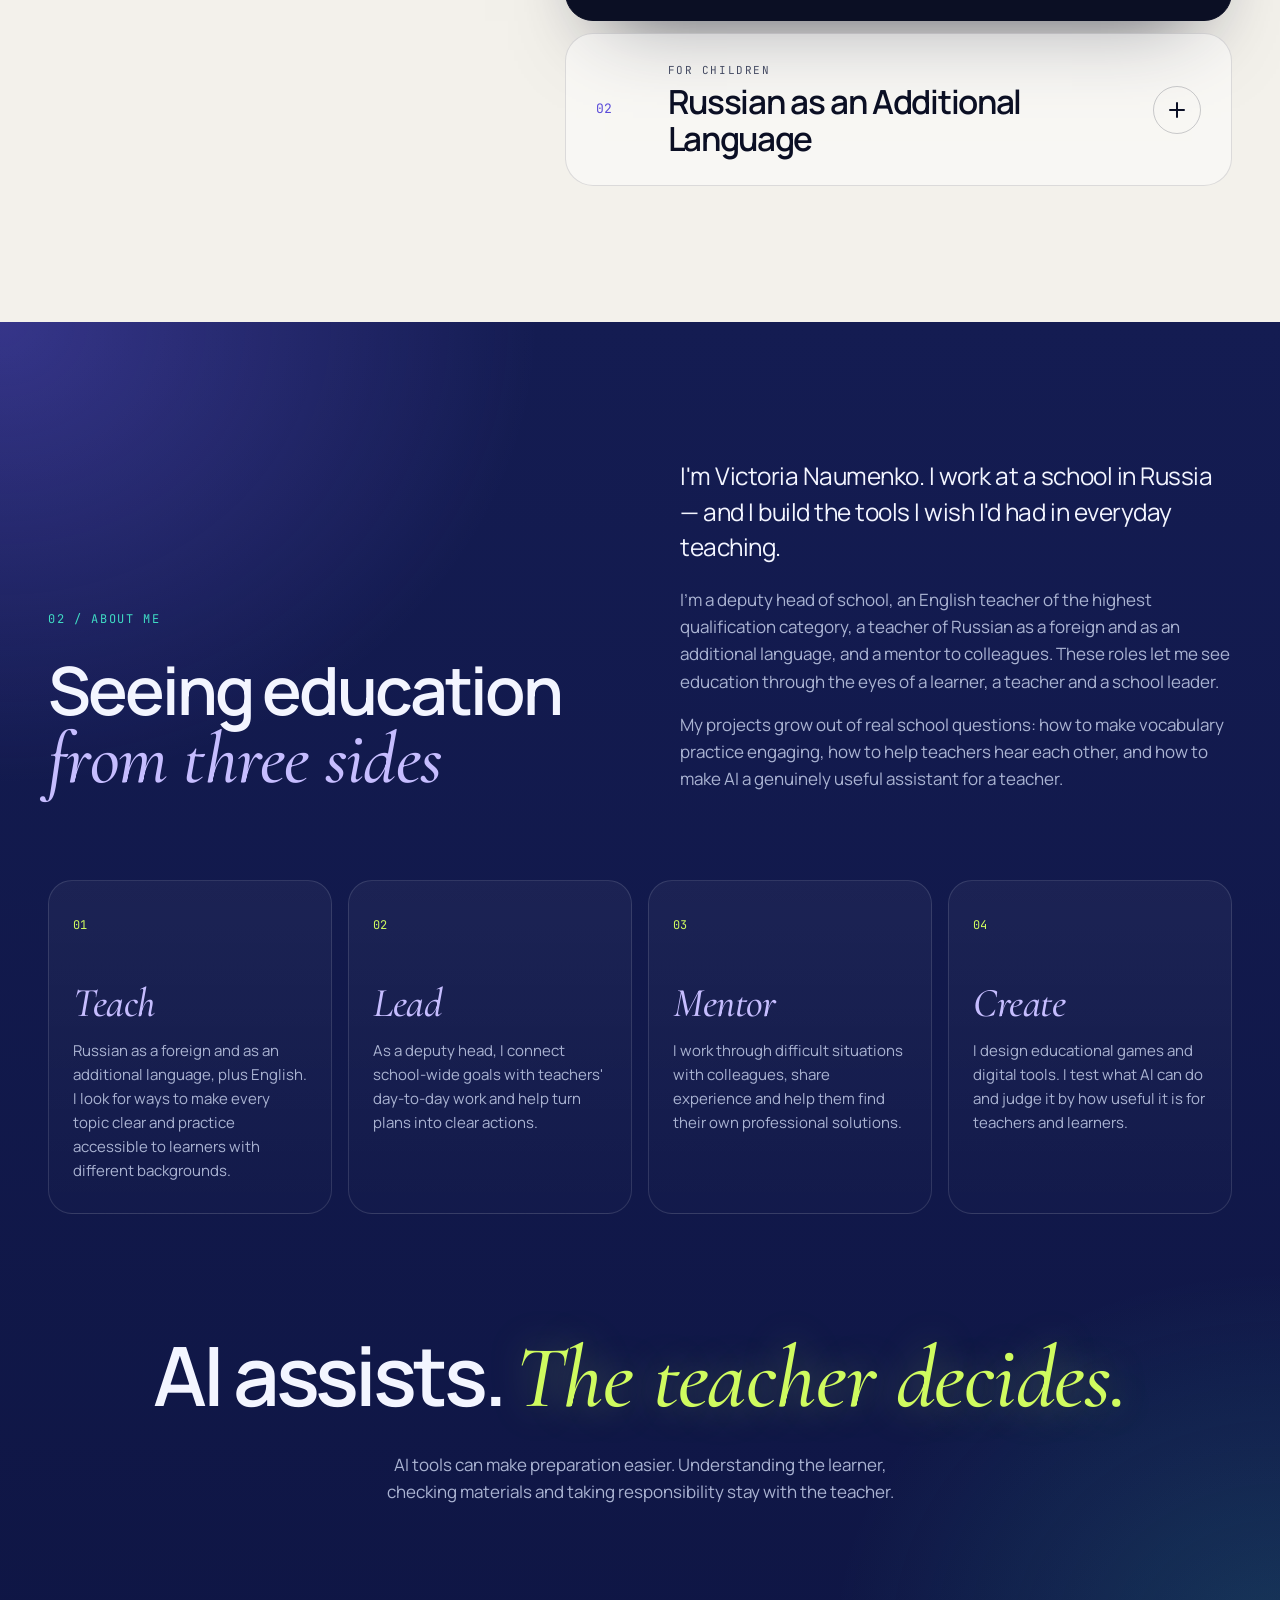
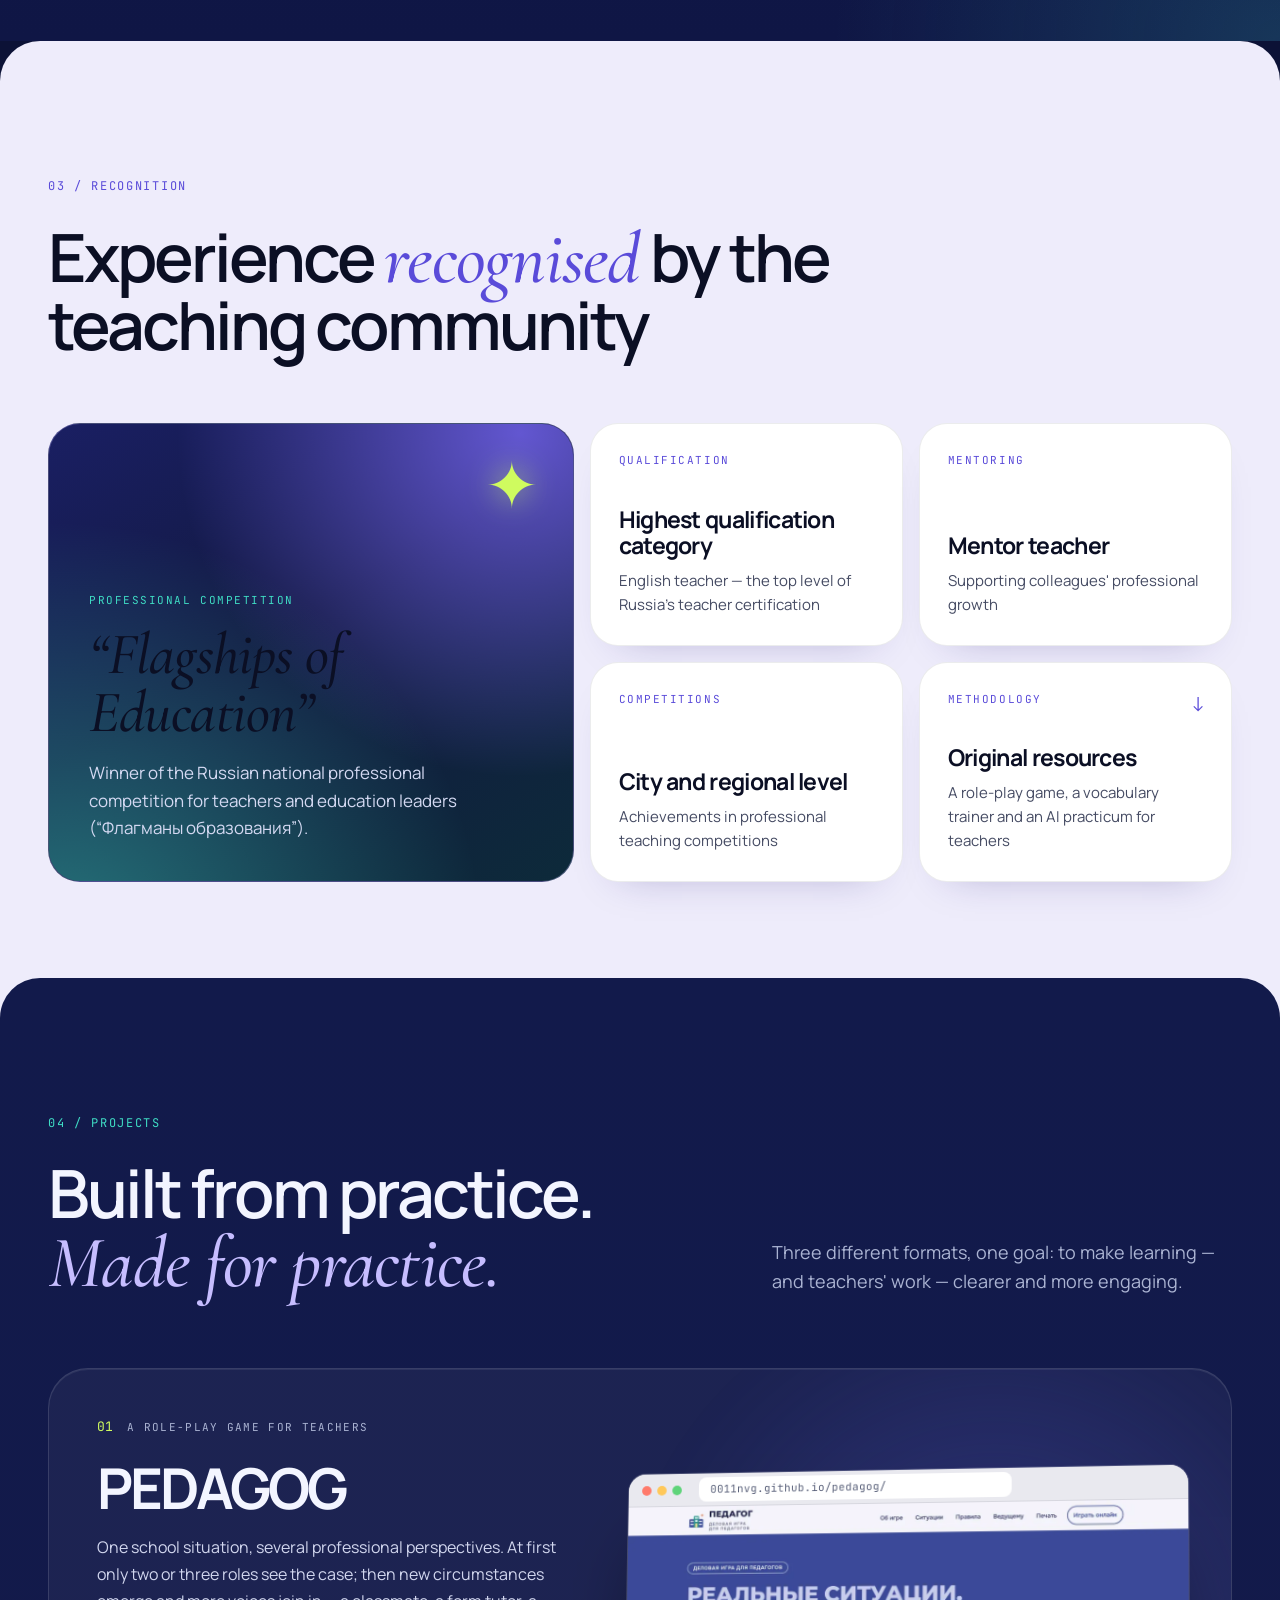
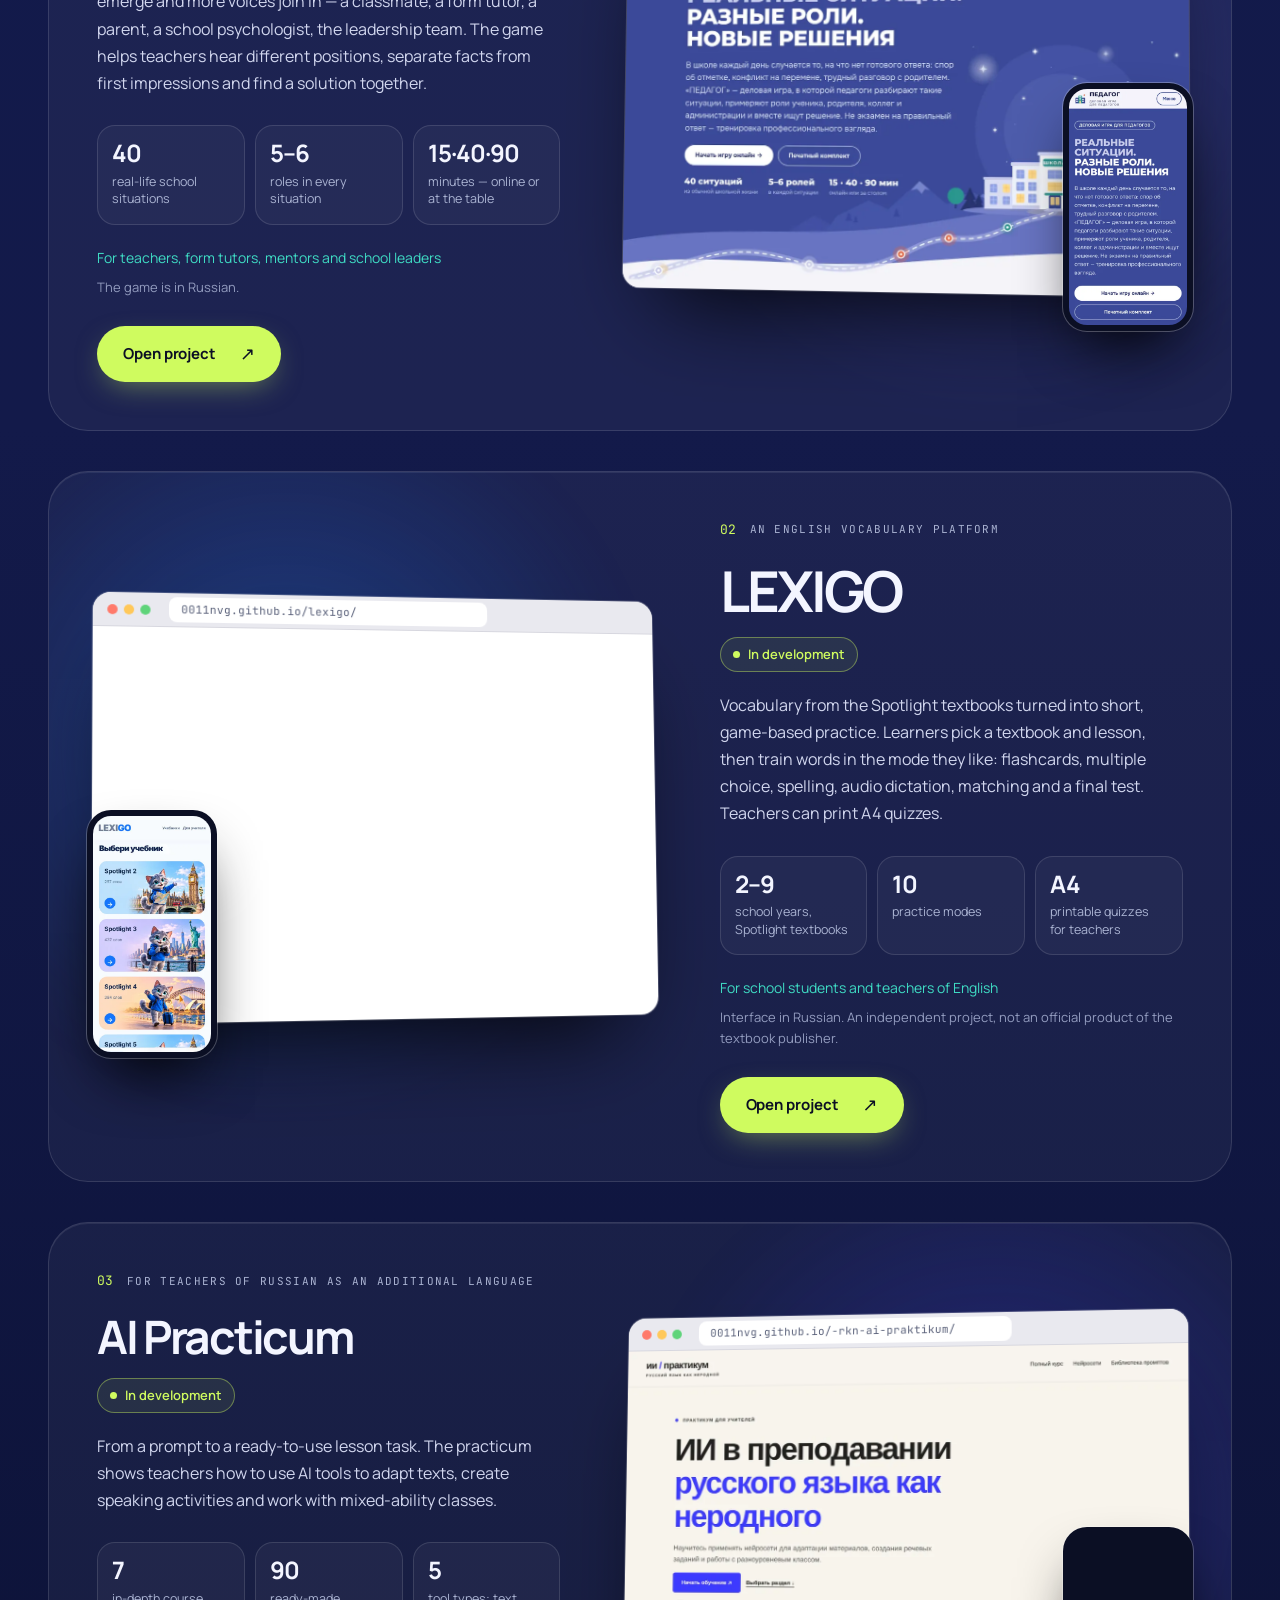
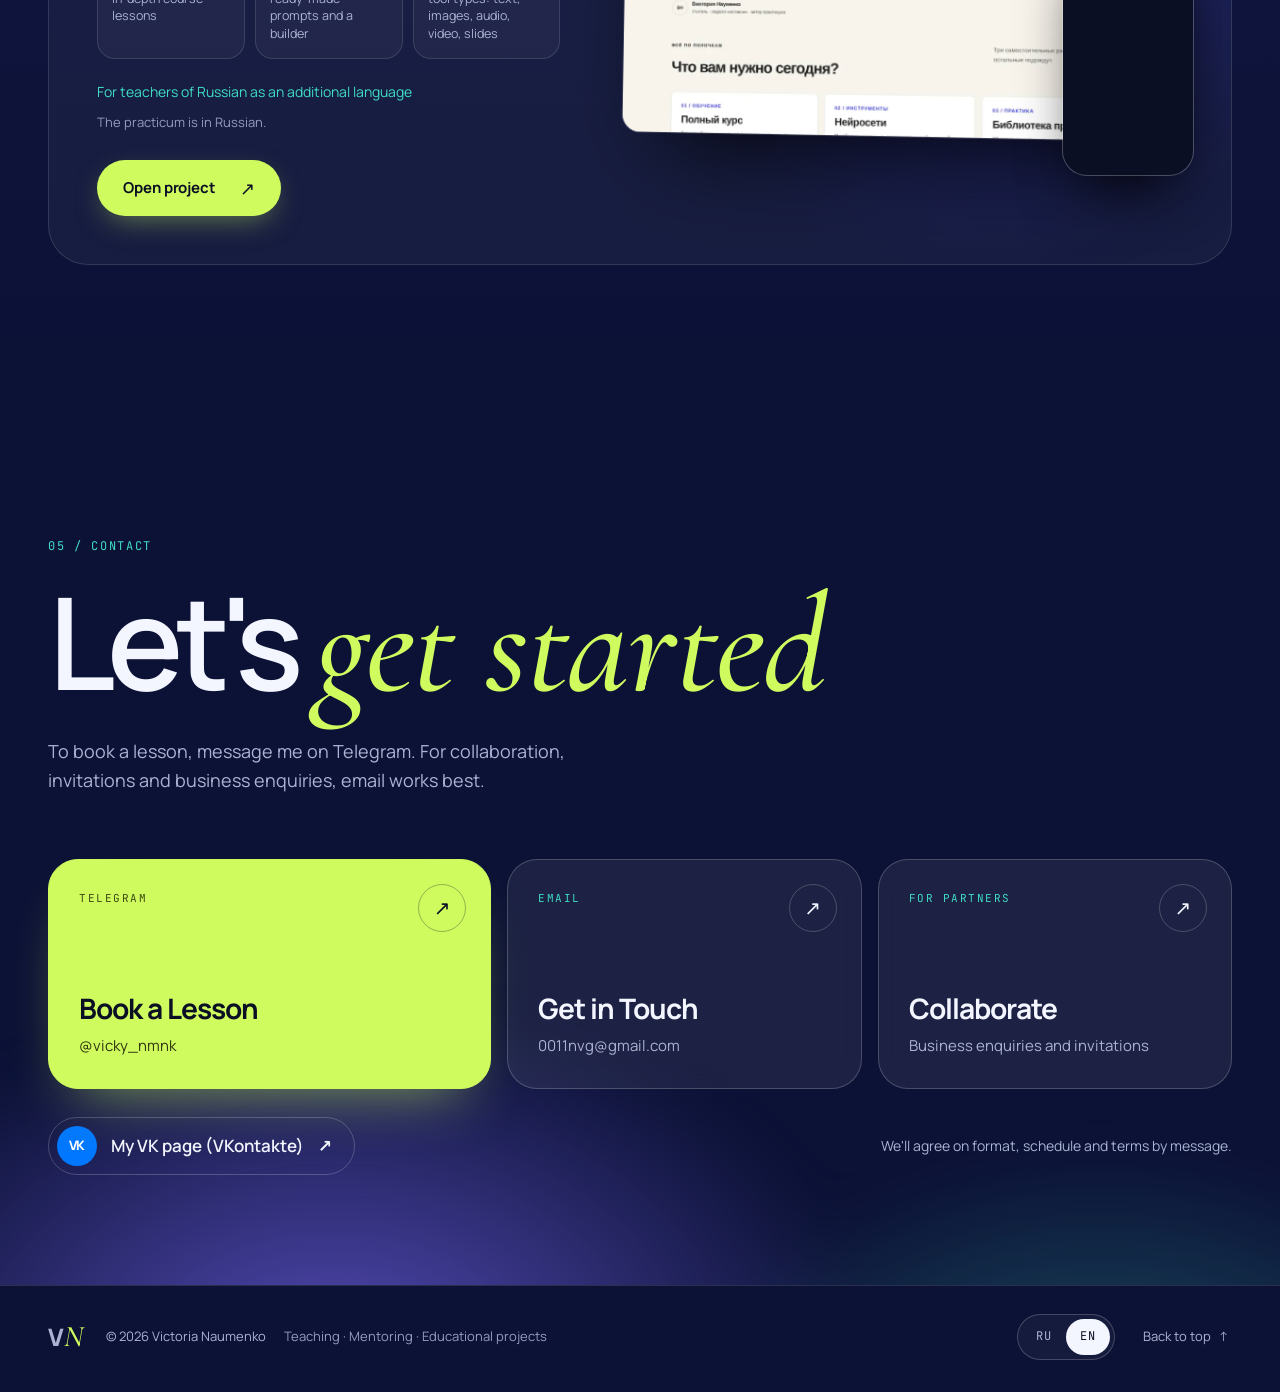
<file: en/index.html>
<!doctype html>
<html lang="en">
<head>
  <meta charset="UTF-8">
  <meta name="viewport" content="width=device-width, initial-scale=1, viewport-fit=cover">
  <title>Victoria Naumenko — Russian Teacher: RFL and Russian as an Additional Language</title>
  <meta name="description" content="One-to-one Russian lessons for international learners and for children whose first language isn&#x27;t Russian. Highest-category teacher, mentor and creator of educational projects.">
  <meta name="theme-color" content="#0c1236">
  <meta name="color-scheme" content="dark light">
  <link rel="canonical" href="https://0011nvg.github.io/victoria-naumenko/en/">
  <link rel="alternate" hreflang="ru" href="https://0011nvg.github.io/victoria-naumenko/">
  <link rel="alternate" hreflang="en" href="https://0011nvg.github.io/victoria-naumenko/en/">
  <link rel="alternate" hreflang="x-default" href="https://0011nvg.github.io/victoria-naumenko/">
  <meta property="og:type" content="profile">
  <meta property="og:locale" content="en_GB">
  <meta property="og:locale:alternate" content="ru_RU">
  <meta property="og:site_name" content="Victoria Naumenko">
  <meta property="og:title" content="Victoria Naumenko — Russian lessons, teacher mentoring, educational projects">
  <meta property="og:description" content="Russian as a foreign language and as an additional language. One-to-one lessons with a highest-category teacher and creator of educational projects.">
  <meta property="og:url" content="https://0011nvg.github.io/victoria-naumenko/en/">
  <meta property="og:image" content="https://0011nvg.github.io/victoria-naumenko/assets/social-en.jpg">
  <meta property="og:image:width" content="1200">
  <meta property="og:image:height" content="630">
  <meta property="og:image:alt" content="Victoria Naumenko — teacher of Russian and creator of educational projects">
  <meta name="twitter:card" content="summary_large_image">
  <meta name="twitter:title" content="Victoria Naumenko — Russian lessons, teacher mentoring, educational projects">
  <meta name="twitter:description" content="Russian as a foreign language and as an additional language. One-to-one lessons with a highest-category teacher and creator of educational projects.">
  <meta name="twitter:image" content="https://0011nvg.github.io/victoria-naumenko/assets/social-en.jpg">
  <link rel="icon" href="../favicon.ico" sizes="any">
  <link rel="icon" href="../assets/icon.svg" type="image/svg+xml">
  <link rel="apple-touch-icon" href="../assets/icon.png">
  <link rel="preload" href="../assets/fonts/manrope-latin-wght-normal.woff2" as="font" type="font/woff2" crossorigin>
  <link rel="preload" as="image" href="../assets/victoria-1000.webp" imagesrcset="../assets/victoria-600.webp 600w, ../assets/victoria-1000.webp 1000w" imagesizes="(max-width: 860px) 86vw, 34vw">
  <link rel="stylesheet" href="../styles.css?v=20261030">
  <script>document.documentElement.classList.add('js')</script>
  <script src="../script.js?v=20261030" defer></script>
  <script type="application/ld+json">{"@context": "https://schema.org", "@type": "ProfilePage", "url": "https://0011nvg.github.io/victoria-naumenko/en/", "inLanguage": "en", "name": "Victoria Naumenko — Russian Teacher: RFL and Russian as an Additional Language", "mainEntity": {"@type": "Person", "name": "Victoria Naumenko", "alternateName": "Виктория Науменко", "jobTitle": ["Teacher of Russian as a foreign language", "Teacher of Russian as an additional language", "English teacher", "Mentor teacher", "Deputy head of school"], "image": "https://0011nvg.github.io/victoria-naumenko/assets/victoria-1000.webp", "email": "mailto:0011nvg@gmail.com", "sameAs": ["https://t.me/vicky_nmnk", "https://vk.ru/designingthefuture"], "knowsLanguage": ["ru", "en"], "award": "Winner of the “Flagships of Education” professional competition"}}</script>
</head>
<body>
  <a class="skip-link" href="#main">Skip to content</a>
  <header class="site-header" data-header>
    <div class="wrap header-inner">
      <a class="logo" href="#top" aria-label="Victoria Naumenko — back to top"><span class="logo-mark" aria-hidden="true">V<i>N</i></span></a>
      <nav id="main-nav" class="main-nav" aria-label="Main navigation"><a href="#services">Lessons</a><a href="#about">About</a><a href="#achievements">Recognition</a><a href="#projects">Projects</a><a href="#contact">Contact</a><a class="nav-cta-mobile" href="https://t.me/vicky_nmnk" target="_blank" rel="noopener noreferrer">Book a Lesson ↗<span class="sr-only"> (opens in a new tab)</span></a></nav>
      <div class="header-tools">
        <div class="lang-switch " role="group" aria-label="Site language"><a class="lang-opt" href="../" hreflang="ru" lang="ru" data-lang="ru"><span class="sr-only">Русский</span><span aria-hidden="true">RU</span></a><a class="lang-opt is-current" href="./" hreflang="en" lang="en" data-lang="en" aria-current="true"><span class="sr-only">English</span><span aria-hidden="true">EN</span></a></div>
        <a class="nav-cta" href="https://t.me/vicky_nmnk" target="_blank" rel="noopener noreferrer">Book a Lesson<span class="sr-only"> (opens in a new tab)</span> <span class="arr" aria-hidden="true">↗</span></a>
        <button class="menu-toggle" type="button" aria-expanded="false" aria-controls="main-nav" data-open="Menu" data-close="Close" hidden><span class="menu-text">Menu</span><span class="burger" aria-hidden="true"><i></i><i></i></span></button>
      </div>
    </div>
  </header>
  <main id="main">
    <section class="hero" id="top" aria-labelledby="hero-title">
      <div class="hero-aura" aria-hidden="true"><span class="aura a1"></span><span class="aura a2"></span><span class="aura a3"></span></div>
      <div class="hero-glyphs" aria-hidden="true"><span class="glyph g-a">A</span><span class="glyph g-ya">Я</span></div>
      <div class="wrap hero-grid">
        <div class="hero-copy">
          <p class="eyebrow"><span class="pulse" aria-hidden="true"></span>Highest-category teacher · Mentor</p>
          <h1 id="hero-title" class="hero-name"><span class="line">Victoria</span> <span class="line line-2">Naumenko</span></h1>
          <p class="hero-rotator"><span class="sr-only">I teach Russian as a foreign language and Russian as an additional language.</span><span aria-hidden="true" class="rot-wrap"><span class="rot-prefix">I teach</span> <span class="rot" data-rotator><span class="rot-item is-active">Russian as a foreign language</span><span class="rot-item">Russian as an additional language</span></span></span></p>
          <p class="hero-lead">Clear explanations, plenty of speaking practice and lessons built around you. I&#x27;m also a qualified English teacher, a mentor to fellow teachers and the creator of several educational projects.</p>
          <div class="hero-actions">
            <a class="btn btn-signal" href="https://t.me/vicky_nmnk" target="_blank" rel="noopener noreferrer">Book a Lesson<span class="sr-only"> (opens in a new tab)</span> <span class="arr" aria-hidden="true">↗</span></a>
            <a class="btn btn-ghost" href="#projects">Explore My Projects <span class="arr" aria-hidden="true">↓</span></a>
          </div>
        </div>
        <div class="hero-visual">
          <div class="portrait" data-tilt>
            <div class="portrait-ring" aria-hidden="true"></div>
            <div class="portrait-frame">
              <img src="../assets/victoria-1000.webp" srcset="../assets/victoria-600.webp 600w, ../assets/victoria-1000.webp 1000w" sizes="(max-width: 860px) 86vw, 34vw" width="1000" height="1334" alt="Portrait of Victoria Naumenko" fetchpriority="high">
            </div>
            <a class="badge" href="#achievements"><span class="badge-star" aria-hidden="true">✦</span><span class="badge-copy"><span class="badge-label">Winner of the competition</span><strong>“Flagships of Education”</strong></span></a>
            <ul class="chips" aria-hidden="true"><li class="chip chip-1"><span class="chip-dot" aria-hidden="true"></span>RFL</li><li class="chip chip-2"><span class="chip-dot" aria-hidden="true"></span>Russian for children</li><li class="chip chip-3"><span class="chip-dot" aria-hidden="true"></span>Mentoring</li><li class="chip chip-4"><span class="chip-dot" aria-hidden="true"></span>AI in teaching</li><li class="chip chip-5"><span class="chip-dot" aria-hidden="true"></span>EdTech</li></ul>
          </div>
        </div>
      </div>
      <div class="wrap"><ul class="pillars" aria-label="Three sides of my work"><li><a class="pillar" href="#services"><span class="pillar-n">01</span><span class="pillar-t">Teaching</span><span class="pillar-s">Russian for learners of all backgrounds</span><span class="pillar-arr" aria-hidden="true">↓</span></a></li><li><a class="pillar" href="#achievements"><span class="pillar-n">02</span><span class="pillar-t">Profession</span><span class="pillar-s">Mentoring and recognition</span><span class="pillar-arr" aria-hidden="true">↓</span></a></li><li><a class="pillar" href="#projects"><span class="pillar-n">03</span><span class="pillar-t">Projects</span><span class="pillar-s">Games, trainers, a practicum</span><span class="pillar-arr" aria-hidden="true">↓</span></a></li></ul></div>
    </section>

    <div class="ticker" aria-hidden="true"><div class="ticker-track"><span>speak</span><i aria-hidden="true">✦</i><span>говорить</span><i aria-hidden="true">✦</i><span>understand</span><i aria-hidden="true">✦</i><span>понимать</span><i aria-hidden="true">✦</i><span>explain</span><i aria-hidden="true">✦</i><span>объяснять</span><i aria-hidden="true">✦</i><span>create</span><i aria-hidden="true">✦</i><span>создавать</span><i aria-hidden="true">✦</i><span>speak</span><i aria-hidden="true">✦</i><span>говорить</span><i aria-hidden="true">✦</i><span>understand</span><i aria-hidden="true">✦</i><span>понимать</span><i aria-hidden="true">✦</i><span>explain</span><i aria-hidden="true">✦</i><span>объяснять</span><i aria-hidden="true">✦</i><span>create</span><i aria-hidden="true">✦</i><span>создавать</span><i aria-hidden="true">✦</i></div></div>

    <section class="section services" id="services" aria-labelledby="services-title">
      <div class="wrap services-grid">
        <div class="section-intro">
          <p class="eyebrow">01 / Lessons</p>
          <h2 id="services-title">One-to-one Russian lessons.<br><em>Two paths.</em></h2>
          <p class="intro">Choose a path and send me a message — we&#x27;ll agree on format, schedule and goals together.</p>
          <p class="services-note">I&#x27;m also a qualified English teacher of the highest category. Prices, lesson length and format aren&#x27;t listed yet — just ask in a message.</p>
        </div>
        <div class="svc-list">
          <details class="svc" name="services" id="svc-rfl" open>
            <summary>
              <span class="svc-n">01</span>
              <span class="svc-head"><span class="svc-kicker">RFL</span><span class="svc-title">Russian as a Foreign Language</span></span>
              <span class="svc-toggle" aria-hidden="true"></span>
            </summary>
            <div class="svc-body">
              <div class="svc-main">
                <p class="svc-lead">For international learners who want to understand spoken Russian and use it with confidence in everyday life.</p>
                
                <a class="btn btn-ink" href="https://t.me/vicky_nmnk" target="_blank" rel="noopener noreferrer">Book an RFL lesson<span class="sr-only"> (opens in a new tab)</span> <span class="arr" aria-hidden="true">↗</span></a>
              </div>
              <div class="svc-focus">
                <p class="mini-label">What we work on</p>
                <ul class="focus-list"><li>Everyday conversation</li><li>Speaking practice</li><li>Grammar, explained clearly</li><li>Reading and writing</li><li>Listening comprehension</li><li>Vocabulary building</li><li>Communication skills</li></ul>
              </div>
            </div>
          </details>
          <details class="svc" name="services" id="svc-ral">
            <summary>
              <span class="svc-n">02</span>
              <span class="svc-head"><span class="svc-kicker">For children</span><span class="svc-title">Russian as an Additional Language</span></span>
              <span class="svc-toggle" aria-hidden="true"></span>
            </summary>
            <div class="svc-body">
              <div class="svc-main">
                <p class="svc-lead">For children and teenagers whose first language isn&#x27;t Russian. We work on language adaptation, speech development and understanding learning materials, so they can use Russian with confidence.</p>
                
                <a class="btn btn-ink" href="https://t.me/vicky_nmnk" target="_blank" rel="noopener noreferrer">Book a lesson<span class="sr-only"> (opens in a new tab)</span> <span class="arr" aria-hidden="true">↗</span></a>
              </div>
              <div class="svc-focus">
                <p class="mini-label">What we work on</p>
                <ul class="focus-list"><li>Speech development</li><li>School vocabulary</li><li>Understanding learning materials</li><li>Vocabulary building</li><li>Communication skills</li><li>Language adaptation</li><li>Confidence in speaking Russian</li></ul>
              </div>
            </div>
          </details>
        </div>
      </div>
    </section>

    <section class="section about" id="about" aria-labelledby="about-title">
      <div class="wrap">
        <div class="about-top">
          <div>
            <p class="eyebrow">02 / About me</p>
            <h2 id="about-title">Seeing education <em>from three sides</em></h2>
          </div>
          <div class="about-copy reveal">
            <p class="lead">I&#x27;m Victoria Naumenko. I work at a school in Russia — and I build the tools I wish I&#x27;d had in everyday teaching.</p>
            <p>I&#x27;m a deputy head of school, an English teacher of the highest qualification category, a teacher of Russian as a foreign and as an additional language, and a mentor to colleagues. These roles let me see education through the eyes of a learner, a teacher and a school leader.</p><p>My projects grow out of real school questions: how to make vocabulary practice engaging, how to help teachers hear each other, and how to make AI a genuinely useful assistant for a teacher.</p>
          </div>
        </div>
        <h3 class="sr-only">What I do</h3>
        <ul class="roles"><li class="role reveal"><span class="role-n">01</span><h3 class="role-verb">Teach</h3><p>Russian as a foreign and as an additional language, plus English. I look for ways to make every topic clear and practice accessible to learners with different backgrounds.</p></li><li class="role reveal"><span class="role-n">02</span><h3 class="role-verb">Lead</h3><p>As a deputy head, I connect school-wide goals with teachers&#x27; day-to-day work and help turn plans into clear actions.</p></li><li class="role reveal"><span class="role-n">03</span><h3 class="role-verb">Mentor</h3><p>I work through difficult situations with colleagues, share experience and help them find their own professional solutions.</p></li><li class="role reveal"><span class="role-n">04</span><h3 class="role-verb">Create</h3><p>I design educational games and digital tools. I test what AI can do and judge it by how useful it is for teachers and learners.</p></li></ul>
        <figure class="quote reveal">
          <blockquote><p>AI assists. <em>The teacher decides.</em></p></blockquote>
          <figcaption>AI tools can make preparation easier. Understanding the learner, checking materials and taking responsibility stay with the teacher.</figcaption>
        </figure>
      </div>
    </section>

    <section class="section achievements" id="achievements" aria-labelledby="ach-title">
      <div class="wrap">
        <p class="eyebrow">03 / Recognition</p>
        <h2 id="ach-title" class="ach-title">Experience <em>recognised</em> by the teaching community</h2>
        <div class="ach-grid">
          <div class="ach-feature reveal">
            <span class="feature-star" aria-hidden="true">✦</span>
            <p class="ach-label">Professional competition</p>
            <h3>“Flagships of Education”</h3>
            <p class="ach-text">Winner of the Russian national professional competition for teachers and education leaders (“Флагманы образования”).</p>
          </div>
          <ul class="ach-list"><li class="ach reveal"><p class="ach-label">Qualification</p><h3>Highest qualification category</h3><p class="ach-text">English teacher — the top level of Russia&#x27;s teacher certification</p></li><li class="ach reveal"><p class="ach-label">Mentoring</p><h3>Mentor teacher</h3><p class="ach-text">Supporting colleagues&#x27; professional growth</p></li><li class="ach reveal"><p class="ach-label">Competitions</p><h3>City and regional level</h3><p class="ach-text">Achievements in professional teaching competitions</p></li><li class="ach reveal"><a class="ach-link" href="#projects"><p class="ach-label">Methodology</p><h3>Original resources</h3><p class="ach-text">A role-play game, a vocabulary trainer and an AI practicum for teachers</p><span class="arr" aria-hidden="true">↓</span></a></li></ul>
        </div>
      </div>
    </section>

    <section class="section projects" id="projects" aria-labelledby="projects-title">
      <div class="wrap">
        <div class="section-head">
          <div><p class="eyebrow">04 / Projects</p><h2 id="projects-title">Built from practice.<br><em>Made for practice.</em></h2></div>
          <p class="intro">Three different formats, one goal: to make learning — and teachers&#x27; work — clearer and more engaging.</p>
        </div>
        <div class="proj-list">
        <article class="proj proj--pedagog reveal" aria-labelledby="proj-pedagog">
          <div class="proj-copy">
            <div class="proj-meta"><span class="proj-n">01</span><span class="proj-kicker">A role-play game for teachers</span></div>
            <h3 id="proj-pedagog" class="proj-title">PEDAGOG</h3>
            
            <p class="proj-desc">One school situation, several professional perspectives. At first only two or three roles see the case; then new circumstances emerge and more voices join in — a classmate, a form tutor, a parent, a school psychologist, the leadership team. The game helps teachers hear different positions, separate facts from first impressions and find a solution together.</p>
            <ul class="facts"><li><strong>40</strong><span>real-life school situations</span></li><li><strong>5–6</strong><span>roles in every situation</span></li><li><strong>15·40·90</strong><span>minutes — online or at the table</span></li></ul>
            <p class="proj-aud">For teachers, form tutors, mentors and school leaders</p>
            <p class="proj-note">The game is in Russian.</p>
            <a class="btn btn-signal proj-btn" href="https://0011nvg.github.io/pedagog/" target="_blank" rel="noopener noreferrer">Open project<span class="sr-only"> «PEDAGOG» (opens in a new tab)</span> <span class="arr" aria-hidden="true">↗</span></a>
          </div>
          <a class="proj-visual" href="https://0011nvg.github.io/pedagog/" target="_blank" rel="noopener noreferrer" tabindex="-1" aria-hidden="true">
            <span class="browser"><span class="browser-bar"><i></i><i></i><i></i><span class="browser-url">0011nvg.github.io/pedagog/</span></span>
              <img src="../assets/projects/pedagog.webp" width="1200" height="825" loading="lazy" decoding="async" alt="">
            </span>
            <span class="phone"><img src="../assets/projects/pedagog-m.webp" width="390" height="780" loading="lazy" decoding="async" alt=""></span>
          </a>
          <p class="sr-only">PEDAGOG home page: “Real situations. Different roles. New solutions”</p>
        </article>
        <article class="proj proj--lexigo reveal" aria-labelledby="proj-lexigo">
          <div class="proj-copy">
            <div class="proj-meta"><span class="proj-n">02</span><span class="proj-kicker">An English vocabulary platform</span></div>
            <h3 id="proj-lexigo" class="proj-title">LEXIGO</h3>
            <span class="status"><span class="status-dot" aria-hidden="true"></span>In development</span>
            <p class="proj-desc">Vocabulary from the Spotlight textbooks turned into short, game-based practice. Learners pick a textbook and lesson, then train words in the mode they like: flashcards, multiple choice, spelling, audio dictation, matching and a final test. Teachers can print A4 quizzes.</p>
            <ul class="facts"><li><strong>2–9</strong><span>school years, Spotlight textbooks</span></li><li><strong>10</strong><span>practice modes</span></li><li><strong>A4</strong><span>printable quizzes for teachers</span></li></ul>
            <p class="proj-aud">For school students and teachers of English</p>
            <p class="proj-note">Interface in Russian. An independent project, not an official product of the textbook publisher.</p>
            <a class="btn btn-signal proj-btn" href="https://0011nvg.github.io/lexigo/" target="_blank" rel="noopener noreferrer">Open project<span class="sr-only"> «LEXIGO» (opens in a new tab)</span> <span class="arr" aria-hidden="true">↗</span></a>
          </div>
          <a class="proj-visual" href="https://0011nvg.github.io/lexigo/" target="_blank" rel="noopener noreferrer" tabindex="-1" aria-hidden="true">
            <span class="browser"><span class="browser-bar"><i></i><i></i><i></i><span class="browser-url">0011nvg.github.io/lexigo/</span></span>
              <img src="../assets/projects/lexigo.webp" width="1200" height="825" loading="lazy" decoding="async" alt="">
            </span>
            <span class="phone"><img src="../assets/projects/lexigo-m.webp" width="390" height="780" loading="lazy" decoding="async" alt=""></span>
          </a>
          <p class="sr-only">LEXIGO screen: choosing a Spotlight textbook</p>
        </article>
        <article class="proj proj--rkn reveal" aria-labelledby="proj-rkn">
          <div class="proj-copy">
            <div class="proj-meta"><span class="proj-n">03</span><span class="proj-kicker">For teachers of Russian as an additional language</span></div>
            <h3 id="proj-rkn" class="proj-title">AI Practicum</h3>
            <span class="status"><span class="status-dot" aria-hidden="true"></span>In development</span>
            <p class="proj-desc">From a prompt to a ready-to-use lesson task. The practicum shows teachers how to use AI tools to adapt texts, create speaking activities and work with mixed-ability classes.</p>
            <ul class="facts"><li><strong>7</strong><span>in-depth course lessons</span></li><li><strong>90</strong><span>ready-made prompts and a builder</span></li><li><strong>5</strong><span>tool types: text, images, audio, video, slides</span></li></ul>
            <p class="proj-aud">For teachers of Russian as an additional language</p>
            <p class="proj-note">The practicum is in Russian.</p>
            <a class="btn btn-signal proj-btn" href="https://0011nvg.github.io/-rkn-ai-praktikum/" target="_blank" rel="noopener noreferrer">Open project<span class="sr-only"> «AI Practicum» (opens in a new tab)</span> <span class="arr" aria-hidden="true">↗</span></a>
          </div>
          <a class="proj-visual" href="https://0011nvg.github.io/-rkn-ai-praktikum/" target="_blank" rel="noopener noreferrer" tabindex="-1" aria-hidden="true">
            <span class="browser"><span class="browser-bar"><i></i><i></i><i></i><span class="browser-url">0011nvg.github.io/-rkn-ai-praktikum/</span></span>
              <img src="../assets/projects/rkn.webp" width="1200" height="825" loading="lazy" decoding="async" alt="">
            </span>
            <span class="phone"><img src="../assets/projects/rkn-m.webp" width="390" height="780" loading="lazy" decoding="async" alt=""></span>
          </a>
          <p class="sr-only">Home page of the practicum “AI in teaching Russian as an additional language”</p>
        </article>
        </div>
      </div>
    </section>

    <section class="section contact" id="contact" aria-labelledby="contact-title">
      <div class="contact-aura" aria-hidden="true"></div>
      <div class="wrap">
        <p class="eyebrow">05 / Contact</p>
        <h2 id="contact-title" class="contact-title">Let's <em>get started</em></h2>
        <p class="intro contact-intro">To book a lesson, message me on Telegram. For collaboration, invitations and business enquiries, email works best.</p>
        <div class="actions">
            <a class="action action--primary" href="https://t.me/vicky_nmnk" target="_blank" rel="noopener noreferrer">
              <span class="action-label">Telegram</span>
              <span class="action-title">Book a Lesson</span>
              <span class="action-detail">@vicky_nmnk</span><span class="sr-only"> (opens in a new tab)</span>
              <span class="action-arr" aria-hidden="true">↗</span>
            </a>
            <a class="action action--mail" href="mailto:0011nvg@gmail.com">
              <span class="action-label">Email</span>
              <span class="action-title">Get in Touch</span>
              <span class="action-detail">0011nvg@gmail.com</span>
              <span class="action-arr" aria-hidden="true">↗</span>
            </a>
            <a class="action action--mail" href="mailto:0011nvg@gmail.com?subject=Collaboration">
              <span class="action-label">For partners</span>
              <span class="action-title">Collaborate</span>
              <span class="action-detail">Business enquiries and invitations</span>
              <span class="action-arr" aria-hidden="true">↗</span>
            </a>
        </div>
        <div class="contact-foot">
          <a class="vk" href="https://vk.ru/designingthefuture" target="_blank" rel="noopener noreferrer"><span class="vk-mark" aria-hidden="true">VK</span><span>My VK page (VKontakte)</span><span class="sr-only"> (opens in a new tab)</span> <span class="arr" aria-hidden="true">↗</span></a>
          <p class="contact-note">We&#x27;ll agree on format, schedule and terms by message.</p>
        </div>
      </div>
    </section>
  </main>

  <footer class="footer">
    <div class="wrap footer-inner">
      <a class="logo" href="#top" aria-label="Victoria Naumenko — back to top"><span class="logo-mark" aria-hidden="true">V<i>N</i></span></a>
      <p>© 2026 Victoria Naumenko<span class="footer-note">Teaching · Mentoring · Educational projects</span></p>
      <div class="lang-switch lang-switch--footer" role="group" aria-label="Site language"><a class="lang-opt" href="../" hreflang="ru" lang="ru" data-lang="ru"><span class="sr-only">Русский</span><span aria-hidden="true">RU</span></a><a class="lang-opt is-current" href="./" hreflang="en" lang="en" data-lang="en" aria-current="true"><span class="sr-only">English</span><span aria-hidden="true">EN</span></a></div>
      <a class="back-top" href="#top">Back to top <span aria-hidden="true">↑</span></a>
    </div>
  </footer>
  <a class="sticky-cta" href="https://t.me/vicky_nmnk" target="_blank" rel="noopener noreferrer" data-sticky-cta>Book a Lesson<span class="sr-only"> (opens in a new tab)</span> <span class="arr" aria-hidden="true">↗</span></a>
</body>
</html>
</file>
<file: styles.css>
/* ==========================================================================
   Виктория Науменко — персональный сайт
   Концепция «Два алфавита»: глубокая ночная синева, мягкое свечение
   (фиолетовый + бирюзовый), один сигнальный акцент — лайм — для действий.
   Шрифты: Manrope (текст), Cormorant Garamond Italic (акценты), JetBrains Mono (метки).
   ========================================================================== */

@font-face{font-family:"Manrope";src:url("assets/fonts/manrope-cyrillic-wght-normal.woff2") format("woff2");font-weight:200 800;font-display:swap;unicode-range:U+0301,U+0400-045F,U+0490-0491,U+04B0-04B1,U+2116}
@font-face{font-family:"Manrope";src:url("assets/fonts/manrope-latin-wght-normal.woff2") format("woff2");font-weight:200 800;font-display:swap;unicode-range:U+0000-00FF,U+0131,U+0152-0153,U+02BB-02BC,U+02C6,U+02DA,U+02DC,U+0304,U+0308,U+0329,U+2000-206F,U+20AC,U+2122,U+2191,U+2193,U+2212,U+2215,U+FEFF,U+FFFD}
@font-face{font-family:"Cormorant";src:url("assets/fonts/cormorant-garamond-cyrillic-500-italic.woff2") format("woff2");font-weight:500;font-style:italic;font-display:swap;unicode-range:U+0301,U+0400-045F,U+0490-0491,U+04B0-04B1,U+2116}
@font-face{font-family:"Cormorant";src:url("assets/fonts/cormorant-garamond-latin-500-italic.woff2") format("woff2");font-weight:500;font-style:italic;font-display:swap;unicode-range:U+0000-00FF,U+0131,U+0152-0153,U+02BB-02BC,U+02C6,U+02DA,U+02DC,U+0304,U+0308,U+0329,U+2000-206F,U+20AC,U+2122,U+2212,U+FEFF,U+FFFD}
@font-face{font-family:"JB Mono";src:url("assets/fonts/jetbrains-mono-cyrillic-400-normal.woff2") format("woff2");font-weight:400;font-display:swap;unicode-range:U+0301,U+0400-045F,U+0490-0491,U+04B0-04B1,U+2116}
@font-face{font-family:"JB Mono";src:url("assets/fonts/jetbrains-mono-latin-400-normal.woff2") format("woff2");font-weight:400;font-display:swap;unicode-range:U+0000-00FF,U+0131,U+0152-0153,U+02BB-02BC,U+02C6,U+02DA,U+02DC,U+0304,U+0308,U+0329,U+2000-206F,U+20AC,U+2122,U+2212,U+FEFF,U+FFFD}

:root{
  --bg:#0c1236;--bg-2:#131a4a;--bg-3:#1a2259;
  --line:rgba(255,255,255,.12);--line-2:rgba(255,255,255,.2);
  --text:#f3f5ff;--muted:#aab3d2;--dim:#939cbf;
  --signal:#cffb5f;--signal-2:#e2ff9a;
  --violet:#7d6bff;--aqua:#3fdcc4;--lav:#c6bdff;
  --paper:#f3f1eb;--paper-2:#e9e6dd;--ink:#0b0f24;--ink-2:#454b63;
  --sans:"Manrope",system-ui,-apple-system,"Segoe UI",Roboto,Arial,sans-serif;
  --serif:"Cormorant","Cormorant Garamond",Georgia,"Times New Roman",serif;
  --mono:"JB Mono",ui-monospace,SFMono-Regular,Menlo,Consolas,monospace;
  --max:1280px;--r:28px;--ease:cubic-bezier(.2,.75,.2,1);
  --header:76px;
}

/* ---------- base ---------- */
*,*::before,*::after{box-sizing:border-box}
html{scroll-behavior:smooth;scroll-padding-top:calc(var(--header) + 16px);-webkit-text-size-adjust:100%;text-size-adjust:100%}
body{margin:0;background:var(--bg);color:var(--text);font-family:var(--sans);font-size:17px;line-height:1.6;font-weight:400;-webkit-font-smoothing:antialiased;-moz-osx-font-smoothing:grayscale;overflow-x:hidden}
@supports (overflow:clip){body{overflow-x:clip}}
a{color:inherit;text-decoration:none;-webkit-tap-highlight-color:transparent}
button{font:inherit;color:inherit}
img{display:block;max-width:100%;height:auto}
h1,h2,h3,p,figure,blockquote{margin:0}
ul{margin:0;padding:0;list-style:none}
em{font-family:var(--serif);font-style:italic;font-weight:500;letter-spacing:-.01em}
::selection{background:var(--signal);color:var(--ink)}
:focus-visible{outline:2px solid var(--signal);outline-offset:4px;border-radius:6px}
.services :focus-visible{outline-color:var(--violet)}
.sr-only{position:absolute!important;width:1px;height:1px;padding:0;margin:-1px;overflow:hidden;clip:rect(0,0,0,0);white-space:nowrap;border:0}
.skip-link{position:fixed;left:16px;top:12px;z-index:200;background:var(--signal);color:var(--ink);padding:12px 18px;border-radius:12px;font-weight:700;transform:translateY(-180%);transition:transform .2s}
.skip-link:focus{transform:none}
.wrap{width:min(var(--max),calc(100% - 96px));margin-inline:auto}
.section{position:relative;padding:136px 0}
.eyebrow{font-family:var(--mono);font-size:12px;letter-spacing:.14em;text-transform:uppercase;color:var(--aqua);margin-bottom:26px;display:flex;align-items:center;gap:12px}
h2{overflow-wrap:break-word;font-size:clamp(40px,5.2vw,78px);line-height:1.02;font-weight:600;letter-spacing:-.045em}
h2 em{font-size:1.1em;line-height:.9;color:var(--lav)}
.intro{font-size:18px;line-height:1.6;color:var(--muted);max-width:460px}
.arr{display:inline-block;transition:transform .3s var(--ease)}

/* ---------- buttons ---------- */
.btn{display:inline-flex;align-items:center;justify-content:center;gap:12px;min-height:56px;padding:16px 26px;border-radius:999px;font-weight:700;font-size:15px;line-height:1.2;letter-spacing:-.005em;transition:transform .3s var(--ease),background-color .25s,box-shadow .3s,color .25s,border-color .25s;white-space:nowrap}
.btn .arr{font-size:18px;font-weight:500}
.btn-signal{background:var(--signal);color:var(--ink);box-shadow:0 0 0 0 rgba(207,251,95,0),0 10px 30px -10px rgba(207,251,95,.5)}
.btn-signal:hover{background:var(--signal-2);transform:translateY(-2px);box-shadow:0 0 0 6px rgba(207,251,95,.12),0 18px 40px -12px rgba(207,251,95,.6)}
.btn-ghost{border:1px solid var(--line-2);color:var(--text);background:rgba(255,255,255,.03);backdrop-filter:blur(8px);-webkit-backdrop-filter:blur(8px)}
.btn-ghost:hover{border-color:var(--text);transform:translateY(-2px)}
.btn-ghost:hover .arr{transform:translateY(3px)}
.btn:hover .arr{transform:translate(2px,-2px)}
.btn-ink{background:var(--ink);color:var(--text)}
.btn-ink:hover{transform:translateY(-2px);box-shadow:0 14px 30px -14px rgba(11,15,36,.6)}

/* ---------- header ---------- */
.site-header{position:fixed;inset:0 0 auto;z-index:50;transition:background-color .35s,border-color .35s,backdrop-filter .35s;border-bottom:1px solid transparent}
.site-header.is-scrolled{background:rgba(12,18,54,.78);backdrop-filter:blur(16px) saturate(1.3);-webkit-backdrop-filter:blur(16px) saturate(1.3);border-bottom-color:var(--line)}
.header-inner{display:flex;align-items:center;gap:28px;min-height:var(--header)}
.logo{display:inline-flex;align-items:center;min-height:44px}
.logo-mark{font-weight:800;font-size:24px;letter-spacing:-.06em;line-height:1}
.logo-mark i{font-family:var(--serif);font-weight:500;font-size:1.25em;color:var(--signal);margin-left:1px}
.main-nav{display:flex;align-items:center;gap:6px;margin-left:auto;font-size:14px}
.main-nav a{display:inline-flex;align-items:center;min-height:44px;padding:0 14px;border-radius:999px;color:var(--muted);transition:color .2s,background-color .2s}
.main-nav a:hover{color:var(--text);background:rgba(255,255,255,.06)}
.main-nav .nav-cta-mobile{display:none}
.header-tools{display:flex;align-items:center;gap:12px}
.lang-switch{display:inline-flex;padding:4px;border:1px solid var(--line-2);border-radius:999px;background:rgba(255,255,255,.04)}
.lang-opt{display:inline-flex;align-items:center;justify-content:center;min-width:44px;min-height:36px;padding:0 10px;border-radius:999px;font-family:var(--mono);font-size:12px;letter-spacing:.08em;color:var(--muted);transition:background-color .25s,color .25s}
.lang-opt:hover{color:var(--text)}
.lang-opt.is-current{background:var(--text);color:var(--ink)}
.nav-cta{display:inline-flex;align-items:center;gap:10px;min-height:44px;padding:0 18px;border-radius:999px;background:var(--signal);color:var(--ink);font-weight:700;font-size:14px;transition:background-color .2s,transform .3s var(--ease)}
.nav-cta:hover{background:var(--signal-2);transform:translateY(-1px)}
.menu-toggle{display:none}

/* ---------- hero ---------- */
.hero{position:relative;min-height:100vh;min-height:100svh;padding:calc(var(--header) + 56px) 0 40px;overflow:hidden;isolation:isolate;display:flex;flex-direction:column;justify-content:center}
.hero-aura{position:absolute;inset:0;z-index:-2;pointer-events:none}
.aura{position:absolute;border-radius:50%;filter:blur(90px);opacity:.7}
.a1{width:46vw;height:46vw;max-width:720px;max-height:720px;right:6%;top:8%;background:radial-gradient(circle,var(--violet),transparent 65%)}
.a2{width:34vw;height:34vw;max-width:520px;max-height:520px;right:26%;top:42%;background:radial-gradient(circle,var(--aqua),transparent 65%);opacity:.32}
.a3{width:40vw;height:40vw;left:-14%;bottom:-20%;background:radial-gradient(circle,#3a52ff,transparent 65%);opacity:.5}
.hero::after{content:"";position:absolute;inset:0;z-index:-1;pointer-events:none;background-image:linear-gradient(rgba(255,255,255,.035) 1px,transparent 1px),linear-gradient(90deg,rgba(255,255,255,.035) 1px,transparent 1px);background-size:88px 88px;-webkit-mask-image:radial-gradient(ellipse 70% 60% at 60% 45%,#000 20%,transparent 75%);mask-image:radial-gradient(ellipse 70% 60% at 60% 45%,#000 20%,transparent 75%)}
.hero-glyphs{position:absolute;inset:0;z-index:-1;pointer-events:none}
.glyph{position:absolute;font-family:var(--serif);font-style:italic;font-weight:500;line-height:.8;color:transparent;-webkit-text-stroke:1px rgba(198,189,255,.16);transform:translate3d(var(--gx,0),var(--gy,0),0);transition:transform .8s var(--ease)}
.g-a{font-size:min(52vw,760px);right:-4%;top:2%}
.g-ya{font-size:min(36vw,520px);right:32%;bottom:-12%;-webkit-text-stroke-color:rgba(63,220,196,.14)}
.hero-grid{display:grid;grid-template-columns:minmax(0,1.18fr) minmax(0,.82fr);gap:56px;align-items:center}
.hero .eyebrow{color:var(--muted);letter-spacing:.12em}
.pulse{width:8px;height:8px;border-radius:50%;background:var(--signal);box-shadow:0 0 0 0 rgba(207,251,95,.6);animation:pulse 2.4s infinite;flex-shrink:0}
@keyframes pulse{0%{box-shadow:0 0 0 0 rgba(207,251,95,.55)}70%{box-shadow:0 0 0 12px rgba(207,251,95,0)}100%{box-shadow:0 0 0 0 rgba(207,251,95,0)}}
.hero-name{font-size:clamp(60px,9vw,148px);line-height:.9;font-weight:600;letter-spacing:-.06em;margin-left:-.04em}
.hero-name .line{display:block}
.hero-name .line-2{font-family:var(--serif);font-style:italic;font-weight:500;letter-spacing:-.025em;font-size:1.1em;line-height:.9;padding-left:.5em;background:linear-gradient(100deg,var(--lav) 10%,#9fe9dc 60%,var(--signal) 110%);-webkit-background-clip:text;background-clip:text;color:transparent;padding-bottom:.08em}
.hero-rotator{margin-top:36px;font-size:clamp(22px,2.3vw,34px);line-height:1.2;font-weight:500;letter-spacing:-.03em}
.rot-wrap{display:flex;flex-wrap:wrap;align-items:baseline;column-gap:.32em}
.rot-prefix{color:var(--muted)}
.rot{display:inline-grid;position:relative}
.rot-item{grid-area:1/1;color:var(--signal);white-space:nowrap}
.js .rot-item{opacity:0;transform:translateY(.55em);filter:blur(4px);transition:opacity .55s var(--ease),transform .55s var(--ease),filter .55s var(--ease)}
.js .rot-item.is-active{opacity:1;transform:none;filter:none}
.js .rot-item.is-leaving{opacity:0;transform:translateY(-.55em);filter:blur(4px)}
html:not(.js) .rot-item:not(:first-child){display:none}
.rot::after{content:"";position:absolute;left:0;right:0;bottom:-.12em;height:2px;background:linear-gradient(90deg,var(--signal),transparent);opacity:.6}
.hero-lead{margin-top:24px;max-width:540px;font-size:18px;line-height:1.65;color:var(--muted)}
.hero-actions{display:flex;flex-wrap:wrap;gap:14px;margin-top:38px}
.hero-visual{position:relative;display:flex;justify-content:center}
.portrait{position:relative;width:min(100%,440px);transform:perspective(1200px) rotateX(var(--rx,0deg)) rotateY(var(--ry,0deg));transition:transform .6s var(--ease)}
.portrait-ring{position:absolute;inset:-14px;border-radius:999px 999px 40px 40px;background:conic-gradient(from 210deg,var(--violet),var(--aqua),var(--signal),var(--violet));filter:blur(26px);opacity:.55;animation:breathe 7s ease-in-out infinite}
@keyframes breathe{50%{opacity:.8;transform:scale(1.02)}}
.portrait-frame{position:relative;border-radius:999px 999px 30px 30px;overflow:hidden;aspect-ratio:3/4;background:#a9a39f;box-shadow:0 0 0 1px rgba(255,255,255,.22),0 40px 80px -30px rgba(0,0,0,.8)}
.portrait-frame img{width:100%;height:100%;object-fit:cover;object-position:50% 30%}
.portrait-frame::after{content:"";position:absolute;inset:0;background:linear-gradient(180deg,transparent 62%,rgba(7,10,28,.5) 100%)}
.badge{position:absolute;left:-44px;bottom:42px;display:flex;align-items:center;gap:14px;padding:14px 20px 14px 14px;border-radius:20px;background:rgba(243,245,255,.94);color:var(--ink);box-shadow:0 24px 50px -18px rgba(0,0,0,.7);transition:transform .35s var(--ease)}
.badge:hover{transform:translateY(-3px)}
.badge-star{display:grid;place-items:center;width:44px;height:44px;border-radius:14px;background:var(--ink);color:var(--signal);font-size:20px;flex-shrink:0}
.badge-label{display:block;font-size:12px;color:var(--ink-2);line-height:1.3}
.badge strong{display:block;font-size:18px;font-weight:700;letter-spacing:-.03em;line-height:1.25}
.chip{position:absolute;display:inline-flex;align-items:center;gap:8px;padding:8px 14px 8px 10px;border-radius:999px;background:rgba(12,17,48,.62);border:1px solid var(--line-2);backdrop-filter:blur(10px);-webkit-backdrop-filter:blur(10px);font-size:13px;font-weight:600;white-space:nowrap;animation:float 7s ease-in-out infinite}
.chip-dot{width:16px;height:16px;border-radius:50%;display:grid;place-items:center;background:var(--signal);box-shadow:0 0 14px rgba(207,251,95,.7)}
.chip-1{top:12%;left:-22%;animation-delay:-1s}
.chip-2{top:30%;right:-12%;animation-delay:-3s}.chip-2 .chip-dot{background:var(--aqua);box-shadow:0 0 14px rgba(63,220,196,.7)}
.chip-3{top:52%;right:-18%;animation-delay:-5s}.chip-3 .chip-dot{background:var(--lav);box-shadow:0 0 14px rgba(198,189,255,.7)}
.chip-4{top:-3%;right:6%;animation-delay:-2s}.chip-4 .chip-dot{background:#ff9fd0;box-shadow:0 0 14px rgba(255,159,208,.7)}
.chip-5{bottom:6%;right:-14%;animation-delay:-4s}.chip-5 .chip-dot{background:var(--aqua);box-shadow:0 0 14px rgba(63,220,196,.7)}
@keyframes float{50%{transform:translateY(-10px)}}
.pillars{display:grid;grid-template-columns:repeat(3,1fr);margin-top:64px;border-top:1px solid var(--line)}
.pillar{position:relative;display:grid;grid-template-columns:auto 1fr auto;column-gap:16px;align-items:baseline;padding:22px 20px 6px 0;min-height:44px;transition:color .25s}
.pillars li+li .pillar{padding-left:24px;border-left:1px solid var(--line)}
.pillar-n{font-family:var(--mono);font-size:12px;color:var(--signal)}
.pillar-t{font-weight:700;font-size:17px;letter-spacing:-.02em}
.pillar-s{grid-column:2;font-size:14px;color:var(--muted)}
.pillar-arr{grid-row:1;grid-column:3;color:var(--muted);transition:transform .3s var(--ease),color .2s}
.pillar::before{content:"";position:absolute;left:0;right:0;top:-1px;height:1px;background:var(--signal);transform:scaleX(0);transform-origin:left;transition:transform .5s var(--ease)}
.pillar:hover::before{transform:scaleX(1)}
.pillar:hover .pillar-arr{transform:translateY(4px);color:var(--signal)}

/* ---------- ticker ---------- */
.ticker{position:relative;overflow:hidden;border-block:1px solid var(--line);background:linear-gradient(90deg,#1a1f63,#13245a,#123a52);padding:22px 0}
.ticker-track{display:flex;align-items:center;gap:36px;width:max-content;animation:ticker 40s linear infinite}
.ticker span{font-family:var(--serif);font-style:italic;font-size:clamp(32px,4vw,56px);line-height:1;color:var(--text);white-space:nowrap}
.ticker span:nth-of-type(even){color:transparent;-webkit-text-stroke:1px rgba(198,189,255,.55)}
.ticker i{font-style:normal;color:var(--signal);font-size:20px}
@keyframes ticker{to{transform:translateX(-50%)}}

/* ---------- services (light) ---------- */
.services{background:var(--paper);color:var(--ink);border-radius:40px 40px 0 0;margin-top:-1px}
.services .eyebrow{color:#5a4bd9}
.services h2 em{color:#5a4bd9}
.services .intro{color:var(--ink-2)}
.services h2{font-size:clamp(36px,3.6vw,52px)}
.services-grid{display:grid;grid-template-columns:minmax(0,.8fr) minmax(0,1.2fr);gap:72px;align-items:start}
.section-intro{position:sticky;top:calc(var(--header) + 32px)}
.section-intro .intro{margin-top:28px}
.services-note{margin-top:28px;padding-top:20px;border-top:1px solid rgba(11,15,36,.15);font-size:14px;color:var(--ink-2);max-width:420px}
.svc-list{display:grid;gap:12px}
.svc{border-radius:var(--r);border:1px solid rgba(11,15,36,.12);background:rgba(255,255,255,.45);transition:background-color .45s var(--ease),color .45s var(--ease),border-color .45s,box-shadow .45s}
.svc:hover{border-color:rgba(11,15,36,.3)}
.svc[open]{background:var(--ink);color:var(--text);border-color:var(--ink);box-shadow:0 40px 80px -40px rgba(11,15,36,.7)}
.svc summary{display:grid;grid-template-columns:56px 1fr auto;align-items:center;gap:16px;padding:28px 30px;cursor:pointer;list-style:none;min-height:44px;border-radius:var(--r)}
.svc summary::-webkit-details-marker{display:none}
.svc-n{font-family:var(--mono);font-size:13px;color:#5a4bd9}
.svc[open] .svc-n{color:var(--signal)}
.svc-head{display:flex;flex-direction:column;gap:4px}
.svc-kicker{font-family:var(--mono);font-size:11px;letter-spacing:.14em;text-transform:uppercase;color:var(--ink-2)}
.svc[open] .svc-kicker{color:var(--aqua)}
.svc-title{font-size:clamp(24px,2.6vw,38px);font-weight:600;letter-spacing:-.04em;line-height:1.1}
.svc-toggle{position:relative;width:48px;height:48px;border-radius:50%;border:1px solid rgba(11,15,36,.2);flex-shrink:0;transition:transform .45s var(--ease),background-color .3s,border-color .3s}
.svc-toggle::before,.svc-toggle::after{content:"";position:absolute;left:50%;top:50%;width:16px;height:2px;margin:-1px 0 0 -8px;background:currentColor;border-radius:2px;transition:transform .45s var(--ease)}
.svc-toggle::after{transform:rotate(90deg)}
.svc[open] .svc-toggle{background:var(--signal);border-color:var(--signal);color:var(--ink);transform:rotate(180deg)}
.svc[open] .svc-toggle::after{transform:rotate(0)}
.svc-body{display:grid;grid-template-columns:minmax(0,1fr) minmax(0,1fr);gap:40px;padding:0 30px 34px 102px}
.svc[open] .svc-body{animation:open .55s var(--ease)}
@keyframes open{from{opacity:0;transform:translateY(-8px)}}
.svc-lead{font-size:17px;line-height:1.65;color:#d6dbf0}
.svc-approach{margin-top:16px;font-size:15px;color:var(--muted)}
.svc .btn-ink{margin-top:28px;background:var(--signal);color:var(--ink)}
.svc .btn-ink:hover{background:var(--signal-2)}
.mini-label{font-family:var(--mono);font-size:11px;letter-spacing:.14em;text-transform:uppercase;color:var(--dim);margin-bottom:14px}
.focus-list{display:flex;flex-wrap:wrap;gap:8px}
.focus-list li{padding:8px 14px;border-radius:999px;border:1px solid var(--line-2);font-size:14px;line-height:1.35;color:var(--text)}

/* ---------- about ---------- */
.about{background:radial-gradient(ellipse 60% 50% at 0% 0%,rgba(125,107,255,.32),transparent 70%),radial-gradient(ellipse 50% 40% at 100% 100%,rgba(63,220,196,.16),transparent 70%),linear-gradient(180deg,#141c52,#0f1645)}
.about-top{display:grid;grid-template-columns:minmax(0,1fr) minmax(0,1fr);gap:80px;align-items:end}
.about-copy{color:var(--muted);font-size:17px}
.about-copy .lead{font-size:clamp(21px,1.9vw,26px);line-height:1.45;color:var(--text);letter-spacing:-.02em;margin-bottom:22px}
.about-copy p+p{margin-top:16px}
.roles{display:grid;grid-template-columns:repeat(4,1fr);gap:16px;margin-top:88px}
.role{position:relative;padding:28px 24px 30px;border-radius:24px;border:1px solid var(--line);background:linear-gradient(180deg,rgba(255,255,255,.045),rgba(255,255,255,.01));overflow:hidden;transition:border-color .4s,transform .4s var(--ease)}
.role::before{content:"";position:absolute;width:220px;height:220px;right:-80px;top:-80px;border-radius:50%;background:radial-gradient(circle,rgba(125,107,255,.45),transparent 70%);opacity:0;transition:opacity .5s}
.role:hover{border-color:rgba(198,189,255,.45);transform:translateY(-4px)}
.role:hover::before{opacity:1}
.role-n{font-family:var(--mono);font-size:12px;color:var(--signal)}
.role-verb{font-family:var(--serif);font-style:italic;font-weight:500;font-size:clamp(34px,3.2vw,46px);line-height:1;letter-spacing:-.01em;margin:46px 0 16px;color:var(--lav)}
.role p{font-size:15px;line-height:1.6;color:var(--muted)}
.quote{margin-top:120px;text-align:center}
.quote blockquote p{font-size:clamp(40px,6.4vw,104px);line-height:1;font-weight:600;letter-spacing:-.05em}
.quote em{display:inline-block;font-size:1.08em;color:var(--signal);text-shadow:0 0 40px rgba(207,251,95,.35)}
.quote figcaption{margin:28px auto 0;max-width:560px;color:var(--muted);font-size:17px}

/* ---------- achievements ---------- */
.achievements{background:#eeecfb;color:var(--ink);border-radius:40px 40px 0 0}
.achievements .eyebrow{color:#5a4bd9}
.achievements h2 em{color:#5a4bd9}
.achievements .ach{background:#fff;border-color:rgba(11,15,36,.08);box-shadow:0 20px 40px -30px rgba(40,30,120,.35)}
.achievements .ach:hover{background:#fff;border-color:rgba(90,75,217,.4)}
.achievements .ach .ach-label{color:#5a4bd9}
.achievements .ach .ach-text{color:var(--ink-2)}
.achievements .ach-link .arr{color:#5a4bd9}
.achievements :focus-visible{outline-color:var(--violet)}
.ach-title{max-width:900px}
.ach-grid{display:grid;grid-template-columns:minmax(0,.9fr) minmax(0,1.1fr);gap:16px;margin-top:64px}
.ach-feature{position:relative;display:flex;flex-direction:column;justify-content:flex-end;min-height:420px;padding:40px;border-radius:32px;overflow:hidden;isolation:isolate;background:linear-gradient(150deg,#1a1f63 0%,#121941 45%,#0d2a3a 100%);border:1px solid rgba(198,189,255,.3)}
.ach-feature::before{content:"";position:absolute;inset:-30%;z-index:-1;background:radial-gradient(circle at 75% 20%,rgba(125,107,255,.75),transparent 40%),radial-gradient(circle at 20% 90%,rgba(63,220,196,.45),transparent 45%);animation:drift 14s ease-in-out infinite alternate}
@keyframes drift{to{transform:translate(-6%,5%) rotate(8deg)}}
.feature-star{position:absolute;top:28px;right:34px;font-size:64px;color:var(--signal);text-shadow:0 0 30px rgba(207,251,95,.7);line-height:1}
.ach-label{font-family:var(--mono);font-size:11px;letter-spacing:.14em;text-transform:uppercase;color:var(--aqua)}
.ach-feature h3{font-family:var(--serif);font-style:italic;font-weight:500;font-size:clamp(44px,4.6vw,72px);line-height:.98;letter-spacing:-.015em;margin:16px 0 18px}
.ach-feature .ach-text{font-size:17px;color:#d4d9f2;max-width:420px}
.ach-grid>*{min-width:0}
.ach-list{display:grid;grid-template-columns:1fr 1fr;gap:16px}
.ach{border-radius:28px;border:1px solid var(--line);background:rgba(255,255,255,.03);transition:border-color .3s,background-color .3s}
.ach:hover{border-color:var(--line-2);background:rgba(255,255,255,.05)}
.ach>.ach-label,.ach-link>.ach-label{margin-bottom:auto}
.ach,.ach-link{display:flex;flex-direction:column;min-height:200px;padding:28px}
.ach-link{position:relative;height:100%;margin:-28px;padding:28px;border-radius:28px}
.ach-link .arr{position:absolute;right:26px;top:24px;color:var(--signal);font-size:20px}
.ach-link:hover .arr{transform:translateY(4px)}
.ach h3{font-size:clamp(21px,1.8vw,26px);font-weight:700;letter-spacing:-.03em;line-height:1.15;margin-top:36px}
.ach .ach-text{margin-top:10px;font-size:15px;color:var(--muted)}

/* ---------- projects ---------- */
.projects{background:linear-gradient(180deg,#121a4b 0%,var(--bg-2) 40%,var(--bg) 100%);border-radius:40px 40px 0 0;margin-top:-40px}
.section-head{display:flex;justify-content:space-between;align-items:flex-end;gap:48px;margin-bottom:72px}
.proj-list{display:grid;gap:40px}
.proj{position:relative;display:grid;box-shadow:inset 0 1px 0 rgba(255,255,255,.08);grid-template-columns:minmax(0,.9fr) minmax(0,1.1fr);gap:56px;align-items:center;padding:48px;border-radius:40px;border:1px solid var(--line);background:rgba(255,255,255,.045);overflow:hidden;isolation:isolate;--glow:#5a63ff}
.proj::before{content:"";position:absolute;z-index:-1;width:70%;aspect-ratio:1;right:-15%;top:-20%;border-radius:50%;background:radial-gradient(circle,var(--glow),transparent 62%);opacity:.32;filter:blur(30px);transition:opacity .6s}
.proj:hover::before{opacity:.5}
.proj:nth-child(even){grid-template-columns:minmax(0,1.1fr) minmax(0,.9fr)}
.proj:nth-child(even) .proj-copy{order:2}
.proj:nth-child(even)::before{right:auto;left:-15%}
.proj--pedagog{--glow:#5b5fe0}
.proj--lexigo{--glow:#1f7bff}
.proj--rkn{--glow:#3c39ff}
.proj-meta{display:flex;align-items:center;gap:14px;flex-wrap:wrap}
.proj-n{font-family:var(--mono);font-size:13px;color:var(--signal)}
.proj-kicker{font-family:var(--mono);font-size:11px;letter-spacing:.12em;text-transform:uppercase;color:var(--muted)}
.proj-title{font-size:clamp(38px,4.4vw,66px);font-weight:700;letter-spacing:-.05em;line-height:1;margin:22px 0 18px}
.proj--rkn .proj-title{font-size:clamp(34px,3.6vw,54px)}
.status{display:inline-flex;align-items:center;gap:8px;padding:6px 12px;border-radius:999px;border:1px solid rgba(207,251,95,.4);background:rgba(207,251,95,.08);color:var(--signal);font-size:13px;font-weight:600;margin-bottom:20px}
.status-dot{width:7px;height:7px;border-radius:50%;background:var(--signal);animation:pulse 2.4s infinite}
.proj-desc{font-size:16px;line-height:1.7;color:#d1d6ee}
.facts{display:grid;grid-template-columns:repeat(3,1fr);gap:10px;margin-top:28px}
.facts li{padding:14px 14px 16px;border-radius:18px;background:rgba(255,255,255,.04);border:1px solid var(--line)}
.facts strong{display:block;font-size:24px;font-weight:700;letter-spacing:-.04em;line-height:1.1;color:var(--text);white-space:nowrap}
.facts span{display:block;margin-top:6px;font-size:12.5px;line-height:1.4;color:var(--muted)}
.proj-aud{margin-top:22px;font-size:14px;color:var(--aqua)}
.proj-note{margin-top:8px;font-size:13px;color:var(--dim)}
.proj-btn{margin-top:28px}
.proj-visual{position:relative;display:block;padding:0 0 40px 0}
.browser{display:block;border-radius:18px;overflow:hidden;background:#fff;box-shadow:0 0 0 1px rgba(255,255,255,.18),0 50px 90px -40px rgba(0,0,0,.9);transform:perspective(1400px) rotateY(-7deg) rotateX(3deg);transition:transform .8s var(--ease)}
.proj:nth-child(even) .browser{transform:perspective(1400px) rotateY(7deg) rotateX(3deg)}
.proj:hover .browser{transform:perspective(1400px) rotateY(0) rotateX(0) translateY(-6px)}
.browser-bar{display:flex;align-items:center;gap:6px;height:34px;padding:0 14px;background:#e9e9ef;border-bottom:1px solid #d7d7df}
.browser-bar i{width:10px;height:10px;border-radius:50%;background:#c9c9d3}
.browser-bar i:first-child{background:#ff7a6b}.browser-bar i:nth-child(2){background:#ffc85a}.browser-bar i:nth-child(3){background:#5fd47a}
.browser-url{margin-left:12px;flex:1;max-width:320px;padding:4px 12px;border-radius:8px;background:#fff;font-family:var(--mono);font-size:11px;color:#596079;white-space:nowrap;overflow:hidden;text-overflow:ellipsis}
.browser img{width:100%;aspect-ratio:1200/825;object-fit:cover;object-position:top}
.phone{position:absolute;right:-10px;bottom:0;width:23%;min-width:110px;border-radius:24px;padding:6px;background:#0b0f24;box-shadow:0 0 0 1px rgba(255,255,255,.25),0 30px 60px -20px rgba(0,0,0,.9);transition:transform .8s var(--ease)}
.proj:nth-child(even) .phone{right:auto;left:-10px}
.phone img{border-radius:18px;width:100%;aspect-ratio:390/780;object-fit:cover;object-position:top}
.proj:hover .phone{transform:translateY(-14px) rotate(-2deg)}

/* ---------- contact ---------- */
.contact{overflow:hidden;isolation:isolate;padding-bottom:110px;background:var(--bg)}
.contact-aura{position:absolute;z-index:-1;inset:auto -10% -40% -10%;height:100%;background:radial-gradient(ellipse 50% 60% at 30% 70%,rgba(125,107,255,.65),transparent 70%),radial-gradient(ellipse 40% 50% at 80% 80%,rgba(63,220,196,.35),transparent 70%);filter:blur(30px)}
.contact-title{font-size:clamp(56px,10vw,170px);line-height:.92;letter-spacing:-.06em}
.contact-title em{color:var(--signal);font-size:1.1em}
.contact-intro{margin-top:28px;max-width:560px}
.actions{display:grid;grid-template-columns:1.25fr 1fr 1fr;gap:16px;margin-top:64px}
.action{position:relative;display:flex;flex-direction:column;min-height:230px;padding:30px;border-radius:30px;border:1px solid var(--line-2);background:rgba(255,255,255,.07);backdrop-filter:blur(14px);-webkit-backdrop-filter:blur(14px);transition:transform .4s var(--ease),border-color .3s,background-color .3s,box-shadow .4s}
.action:hover{transform:translateY(-6px);border-color:rgba(255,255,255,.4)}
.action-label{font-family:var(--mono);font-size:11px;letter-spacing:.14em;text-transform:uppercase;color:var(--aqua)}
.action-title{margin-top:auto;font-size:clamp(24px,2.2vw,32px);font-weight:700;letter-spacing:-.035em;line-height:1.1}
.action-detail{margin-top:10px;font-size:15px;color:var(--muted);overflow-wrap:anywhere}
.action-arr{position:absolute;top:24px;right:24px;display:grid;place-items:center;width:48px;height:48px;border-radius:50%;border:1px solid var(--line-2);font-size:20px;transition:transform .4s var(--ease),background-color .3s,color .3s}
.action:hover .action-arr{transform:rotate(45deg);background:var(--text);color:var(--ink)}
.action--primary{background:var(--signal);color:var(--ink);border-color:var(--signal);box-shadow:0 30px 60px -30px rgba(207,251,95,.6)}
.action--primary .action-label{color:#3d4a12}
.action--primary .action-detail{color:#2e3510}
.action--primary .action-arr{border-color:rgba(11,15,36,.3)}
.action--primary:hover{border-color:var(--signal);box-shadow:0 40px 80px -30px rgba(207,251,95,.75)}
.action--primary:hover .action-arr{background:var(--ink);color:var(--signal)}
.contact-foot{display:flex;align-items:center;justify-content:space-between;flex-wrap:wrap;gap:20px;margin-top:28px}
.vk{display:inline-flex;align-items:center;gap:14px;min-height:56px;padding:8px 22px 8px 8px;border-radius:999px;border:1px solid var(--line-2);font-weight:600;transition:border-color .3s,background-color .3s}
.vk:hover{border-color:var(--text);background:rgba(255,255,255,.05)}
.vk-mark{display:grid;place-items:center;width:40px;height:40px;border-radius:50%;background:#0077ff;color:#fff;font-size:13px;font-weight:800;letter-spacing:-.02em}
.contact-note{font-size:14px;color:var(--muted)}

/* ---------- footer ---------- */
.footer{border-top:1px solid var(--line);padding:28px 0 32px;font-size:13px;color:var(--muted)}
.footer-inner{display:flex;align-items:center;gap:24px;flex-wrap:wrap}
.footer-inner p{margin-right:auto;display:flex;flex-wrap:wrap;gap:6px 18px}
.footer-note{color:var(--dim)}
.back-top{display:inline-flex;align-items:center;gap:8px;min-height:44px;padding:0 4px}
.back-top:hover{color:var(--text)}
.sticky-cta{display:none}

/* ---------- reveal ---------- */
.js .reveal{opacity:0;transform:translateY(28px);transition:opacity .9s var(--ease),transform .9s var(--ease)}
.js .reveal.is-in{opacity:1;transform:none}
.js .roles .reveal:nth-child(2){transition-delay:.08s}.js .roles .reveal:nth-child(3){transition-delay:.16s}.js .roles .reveal:nth-child(4){transition-delay:.24s}
.js .ach-list .reveal:nth-child(2){transition-delay:.08s}.js .ach-list .reveal:nth-child(3){transition-delay:.12s}.js .ach-list .reveal:nth-child(4){transition-delay:.18s}

/* ---------- responsive ---------- */
@media (max-width:1180px){
  .wrap{width:calc(100% - 64px)}
  .main-nav a{padding:0 10px}
  .chip-1{left:-12%}
  .badge{left:-24px}
  .roles{grid-template-columns:repeat(2,1fr)}
  .proj{padding:36px;gap:40px}
  .facts strong{font-size:21px}
}
@media (max-width:1000px){
  :root{--header:68px}
  .main-nav{position:fixed;inset:0;z-index:-1;flex-direction:column;align-items:stretch;justify-content:center;gap:0;padding:calc(var(--header) + 24px) 32px 40px;margin:0;background:rgba(12,18,54,.97);backdrop-filter:blur(20px);-webkit-backdrop-filter:blur(20px);font-size:clamp(30px,7vw,44px);opacity:0;visibility:hidden;transition:opacity .35s,visibility .35s}
  .main-nav a{min-height:64px;padding:0;border-radius:0;border-bottom:1px solid var(--line);color:var(--text);font-weight:600;letter-spacing:-.03em}
  .main-nav a:hover{background:none;color:var(--signal)}
  .main-nav .nav-cta-mobile{display:inline-flex;justify-content:center;margin-top:28px;border:0;border-radius:999px;background:var(--signal);color:var(--ink);font-size:18px;min-height:58px}
  .main-nav .nav-cta-mobile:hover{color:var(--ink)}
  body.menu-open .main-nav{opacity:1;visibility:visible}
  body.menu-open{overflow:hidden}
  body.menu-open .site-header{backdrop-filter:none;-webkit-backdrop-filter:none;background:transparent;border-bottom-color:transparent}
  html:not(.js) .main-nav{position:static;opacity:1;visibility:visible;flex-direction:row;flex-wrap:wrap;padding:0;background:none;font-size:14px;z-index:auto}
  html:not(.js) .main-nav a{min-height:44px;border:0;padding:0 8px;font-weight:500}
  html:not(.js) .header-inner{flex-wrap:wrap;padding-block:10px}
  html:not(.js) .site-header{position:relative;background:var(--bg)}
  html:not(.js) .hero{padding-top:32px}
  .header-tools{margin-left:auto}
  .nav-cta{display:none}
  .menu-toggle{display:inline-flex;align-items:center;gap:12px;min-height:44px;padding:0 6px 0 16px;border-radius:999px;border:1px solid var(--line-2);background:rgba(255,255,255,.04);cursor:pointer;font-size:14px;font-weight:600}
  .menu-toggle[hidden]{display:none}
  .burger{position:relative;width:32px;height:32px;border-radius:50%;background:var(--text)}
  .burger i{position:absolute;left:9px;right:9px;height:2px;border-radius:2px;background:var(--ink);transition:transform .35s var(--ease),top .35s var(--ease)}
  .burger i:first-child{top:12px}.burger i:last-child{top:18px}
  .menu-toggle[aria-expanded="true"] .burger i:first-child{top:15px;transform:rotate(45deg)}
  .menu-toggle[aria-expanded="true"] .burger i:last-child{top:15px;transform:rotate(-45deg)}
  .hero{min-height:0;padding-top:calc(var(--header) + 40px)}
  .hero-grid{grid-template-columns:1fr;gap:64px}
  .hero-visual{order:-1;padding:0 12%}
  .portrait{width:min(100%,400px)}
  .g-a{font-size:90vw;right:-10%;top:4%}
  .g-ya{font-size:60vw;right:auto;left:-8%;bottom:10%}
  .a1{width:90vw;height:90vw;right:-20%;top:0}
  .a2{width:60vw;height:60vw;right:30%;top:20%}
  .section{padding:104px 0}
  .services-grid{grid-template-columns:1fr;gap:48px}
  .section-intro{position:static}
  .about-top{grid-template-columns:1fr;gap:40px}
  .ach-grid{grid-template-columns:1fr}
  .ach-feature{min-height:340px}
  .proj,.proj:nth-child(even){grid-template-columns:1fr;gap:40px}
  .proj:nth-child(even) .proj-copy{order:0}
  .proj-visual{order:-1}
  .section-head{flex-direction:column;align-items:flex-start;gap:28px}
  .actions{grid-template-columns:1fr 1fr}
  .action--primary{grid-column:1/-1}
}
@media (max-width:640px){
  body{font-size:16px}
  .wrap{width:calc(100% - 40px)}
  .section{padding:84px 0}
  .eyebrow{font-size:11px;margin-bottom:20px}
  h2{font-size:clamp(36px,10vw,52px)}
  .intro{font-size:16px}
  .logo-mark{font-size:22px}
  .lang-opt{min-width:40px;min-height:36px;padding:0 8px}
  .menu-text{display:none}
  .menu-toggle{padding:0 5px;width:44px;justify-content:center}
  .hero{padding-top:calc(var(--header) + 28px);padding-bottom:28px}
  .hero-visual{padding:0 21% 0 15%}
  .chip{font-size:12px;padding:6px 11px 6px 8px}
  .chip-dot{width:12px;height:12px}
  .chip-1{left:-10%;top:10%}.chip-2{right:-22%;top:26%}.chip-3{right:-26%;top:47%}.chip-4{right:-8%;top:-2%}.chip-5{display:none}
  .badge{left:-8%;bottom:24px;padding:10px 14px 10px 10px;gap:10px;border-radius:16px}
  .badge-star{width:36px;height:36px;border-radius:11px;font-size:16px}
  .badge-label{font-size:11px}
  .badge strong{font-size:14px;white-space:nowrap}
  .badge{right:auto}
  .hero-grid{gap:48px}
  .hero-name{font-size:clamp(52px,15.5vw,84px)}
  .hero-rotator{margin-top:26px;font-size:clamp(20px,5.6vw,26px)}
  .rot-item{white-space:normal}
  .hero-lead{font-size:16px}
  .hero-actions{flex-direction:column;align-items:stretch;margin-top:30px}
  .btn{width:100%;white-space:normal;text-align:center}
  .pillars{grid-template-columns:1fr;margin-top:48px}
  .pillars li+li .pillar{padding-left:0;border-left:0;border-top:1px solid var(--line)}
  .pillar{padding:18px 0}
  .ticker{padding:16px 0}
  .services,.achievements,.projects{border-radius:28px 28px 0 0}
  .projects{margin-top:-28px}
  .svc summary{grid-template-columns:1fr auto;padding:22px 20px;gap:14px}
  .svc-n{display:none}
  .svc-toggle{width:44px;height:44px}
  .svc-body{grid-template-columns:1fr;gap:26px;padding:0 20px 26px}
  .svc .btn-ink{width:100%}
  .focus-list li{font-size:13px;padding:7px 12px}
  .roles{grid-template-columns:1fr;margin-top:56px;gap:12px}
  .role-verb{margin:28px 0 12px}
  .quote{margin-top:80px}
  .ach-feature{padding:28px;min-height:300px;border-radius:26px}
  .feature-star{font-size:48px;top:22px;right:24px}
  .ach-feature h3{font-size:clamp(34px,11.5vw,48px)}
  .ach-list{grid-template-columns:1fr;gap:12px}
  .ach,.ach-link{min-height:0;padding:24px}
  .ach-link{margin:-24px}
  .ach h3{margin-top:24px}
  .section-head{margin-bottom:44px}
  .proj{padding:22px 20px 26px;border-radius:28px}
  .proj-visual{padding-bottom:28px}
  .phone{width:30%;min-width:0;border-radius:16px;padding:4px;right:-4px}
  .phone img{border-radius:12px}
  .proj:nth-child(even) .phone{left:-4px}
  .browser{border-radius:12px}
  .browser-bar{height:24px;padding:0 10px;gap:4px}
  .browser-bar i{width:7px;height:7px}
  .browser-url{font-size:9px;padding:2px 8px;margin-left:8px}
  .facts{grid-template-columns:1fr;gap:8px}
  .facts li{display:flex;align-items:baseline;gap:14px;padding:12px 14px}
  .facts strong{font-size:20px;min-width:84px}
  .facts span{margin:0}
  .proj-desc{font-size:15px}
  .proj-btn{width:100%}
  .contact{padding-bottom:120px}
  .contact-title{font-size:clamp(52px,16vw,90px)}
  .actions{grid-template-columns:1fr;margin-top:44px;gap:12px}
  .action{min-height:180px;padding:24px;border-radius:24px}
  .vk{width:100%}
  .footer-inner{gap:14px}
  .footer-inner p{width:100%;order:2;margin:0}
  .lang-switch--footer{margin-left:auto}
  .js .sticky-cta{display:flex;position:fixed;z-index:40;left:16px;right:16px;bottom:calc(14px + env(safe-area-inset-bottom));justify-content:center;align-items:center;gap:10px;min-height:56px;border-radius:999px;background:var(--signal);color:var(--ink);font-weight:700;font-size:16px;box-shadow:0 18px 40px -12px rgba(0,0,0,.7),0 0 0 1px rgba(11,15,36,.08);transform:translateY(160%);transition:transform .5s var(--ease)}
  .js .sticky-cta.is-visible{transform:none}
}
@media (max-width:360px){
  h2{font-size:29px}
  .contact-title{font-size:50px}
  .wrap{width:calc(100% - 32px)}
  .lang-opt{min-width:36px;padding:0 6px}
  .header-tools{gap:8px}
  .chip-3{display:none}
}

/* ---------- motion & print ---------- */
@media (prefers-reduced-motion:reduce){
  html{scroll-behavior:auto}
  *,*::before,*::after{animation:none!important;transition-duration:.01ms!important;transition-delay:0s!important}
  .js .reveal{opacity:1;transform:none}
  .portrait,.browser,.proj:nth-child(even) .browser,.glyph{transform:none!important}
}
@media print{
  body{background:#fff;color:#000}
  .site-header,.hero-aura,.hero-glyphs,.chips,.ticker,.sticky-cta,.proj-visual,.contact-aura,.skip-link,.svc-toggle,.hero::after{display:none!important}
  .hero{min-height:0;padding:0}
  .section{padding:24px 0}
  .services,.about,.achievements,.projects,.contact,.svc,.svc[open],.proj,.ach-feature,.ach,.role,.action{background:#fff!important;color:#000!important;border-color:#bbb!important;box-shadow:none!important}
  .svc-body{display:grid!important}
  .hero-name .line-2{color:#333;background:none}
  .muted,.intro,.hero-lead,.proj-desc,.role p,.ach-text,.svc-lead,.focus-list li,.facts span,.action-detail{color:#333!important}
  .js .reveal{opacity:1;transform:none}
  a[href^="http"]::after{content:" (" attr(href) ")";font-size:10px}
}
</file>
